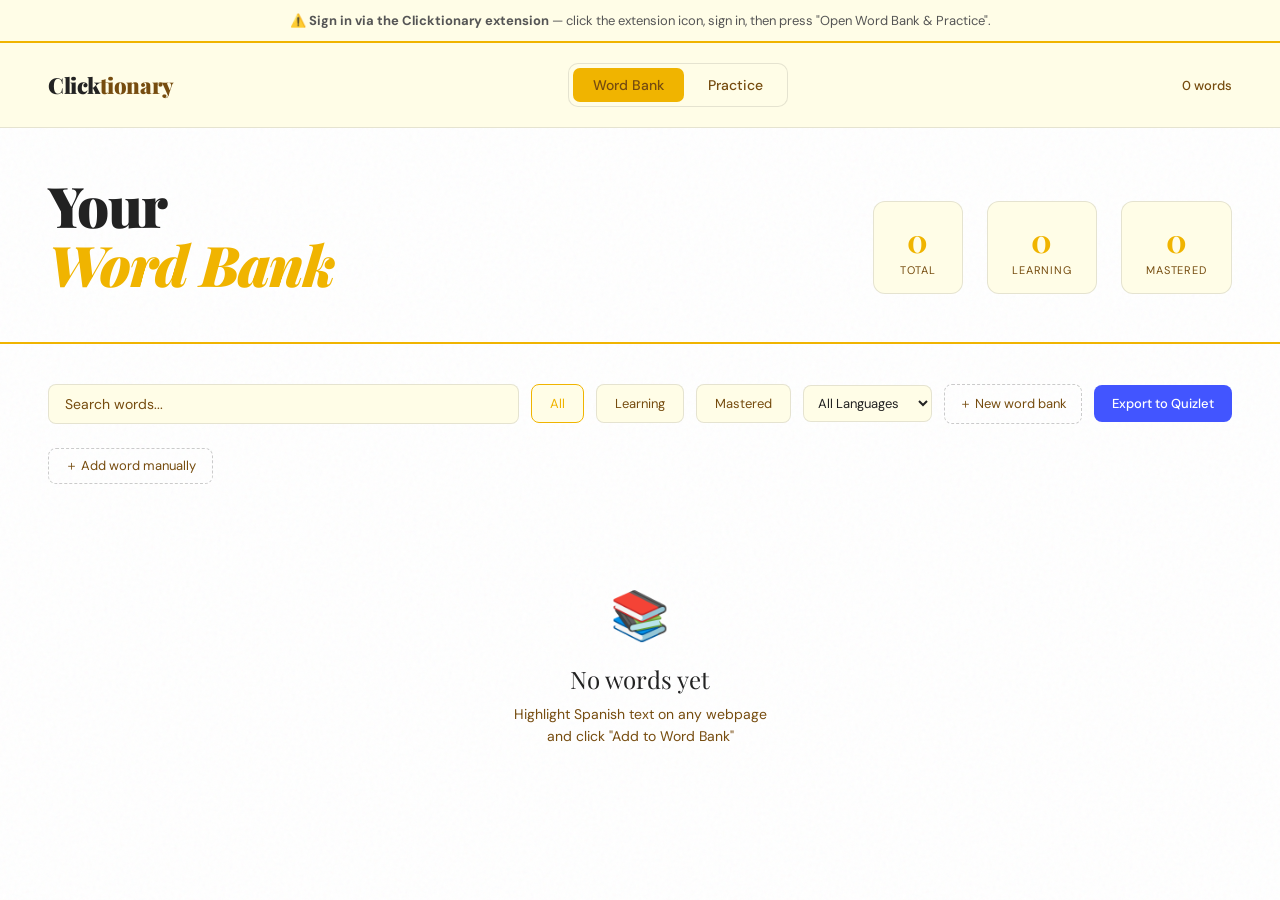
<file: index.html>
<!DOCTYPE html>
<html lang="en">
<head>
  <meta charset="UTF-8">
  <meta name="viewport" content="width=device-width, initial-scale=1.0">
  <title>Clicktionary — Word Bank</title>
  <link rel="icon" type="image/png" href="logo.png" />
  <link rel="preconnect" href="https://fonts.googleapis.com">
  <link href="https://fonts.googleapis.com/css2?family=Playfair+Display:ital,wght@0,400;0,700;0,900;1,400&family=DM+Sans:wght@300;400;500;600&display=swap" rel="stylesheet">
  <style>
    :root {
      --bg: #ffffff;
      --surface: #fffde7;
      --surface2: #fff9c4;
      --accent: #f0b400;
      --accent2: #ffe082;
      --text: #222222;
      --muted: #764c0f;
      --border: rgba(0,0,0,0.1);
      --green: #4caf50;
    }

    * { margin: 0; padding: 0; box-sizing: border-box; }

    body {
      background: #ffffff;
      color: #222222;
      font-family: 'DM Sans', sans-serif;
      min-height: 100vh;
    }

    /* ── Noise texture overlay ── */
    body::before {
      content: '';
      position: fixed;
      inset: 0;
      background-image: url("data:image/svg+xml,%3Csvg viewBox='0 0 256 256' xmlns='http://www.w3.org/2000/svg'%3E%3Cfilter id='noise'%3E%3CfeTurbulence type='fractalNoise' baseFrequency='0.9' numOctaves='4' stitchTiles='stitch'/%3E%3C/filter%3E%3Crect width='100%25' height='100%25' filter='url(%23noise)' opacity='0.04'/%3E%3C/svg%3E");
      pointer-events: none;
      z-index: 0;
    }

    /* ── Layout ── */
    .app { position: relative; z-index: 1; }

    /* ── Nav ── */
    nav {
      display: flex;
      align-items: center;
      justify-content: space-between;
      padding: 20px 48px;
      border-bottom: 1px solid rgba(0,0,0,0.1);
      background: #fffde7;
      backdrop-filter: blur(12px);
      position: sticky;
      top: 0;
      z-index: 100;
    }

    .nav-logo {
      font-family: 'Playfair Display', serif;
      font-size: 22px;
      font-weight: 900;
      color: #222222;
      letter-spacing: -0.02em;
    }

    .nav-logo span { color: #764c0f; }

    .nav-tabs {
      display: flex;
      gap: 4px;
      background: #fffde7;
      padding: 4px;
      border-radius: 10px;
      border: 1px solid rgba(0,0,0,0.1);
    }

    .nav-tab {
      padding: 8px 20px;
      border-radius: 7px;
      border: none;
      background: none;
      color: #764c0f;
      font-family: 'DM Sans', sans-serif;
      font-size: 14px;
      font-weight: 500;
      cursor: pointer;
      transition: all 0.2s;
    }

    .nav-tab.active {
      background: #f0b400;
      color: #764c0f;
    }

    .nav-tab:hover:not(.active) { color: #222222; }

    .nav-count {
      font-size: 13px;
      color: #764c0f;
      font-weight: 500;
    }

    /* ── Hero strip ── */
    .hero {
      padding: 48px 48px 48px;
      display: flex;
      align-items: flex-end;
      justify-content: space-between;
      gap: 24px;
    }

    .hero-title {
      font-family: 'Playfair Display', serif;
      font-size: clamp(36px, 5vw, 56px);
      font-weight: 900;
      line-height: 1.05;
      letter-spacing: -0.03em;
    }

    .hero-title em {
      color: #f0b400;
      font-style: italic;
    }

    .stats-row {
      display: flex;
      gap: 24px;
      flex-shrink: 0;
    }

    .stat-card {
      background: #fffde7;
      border: 1px solid rgba(0,0,0,0.1);
      border-radius: 12px;
      padding: 16px 24px;
      text-align: center;
      min-width: 90px;
    }

    .stat-card .num {
      font-family: 'Playfair Display', serif;
      font-size: 32px;
      font-weight: 700;
      color: #f0b400;
    }

    .stat-card .lbl {
      font-size: 11px;
      color: #764c0f;
      text-transform: uppercase;
      letter-spacing: 0.08em;
      margin-top: 2px;
    }

    /* ── Main content ── */
    main { padding: 40px 48px 64px; border-top: 2px solid #f0b400; }

    /* ── Views ── */
    .view { display: none; }
    .view.active { display: block; }

    /* ── Word Bank View ── */
    .toolbar {
      display: flex;
      gap: 12px;
      margin-bottom: 24px;
      align-items: center;
    }

    .search-box {
      flex: 1;
      background: #fffde7;
      border: 1px solid rgba(0,0,0,0.1);
      border-radius: 8px;
      padding: 10px 16px;
      color: #222222;
      font-family: 'DM Sans', sans-serif;
      font-size: 14px;
      outline: none;
      transition: border-color 0.2s;
    }

    .search-box:focus { border-color: #f0b400; }
    .search-box::placeholder { color: #764c0f; }

    .filter-btn {
      padding: 10px 18px;
      border-radius: 8px;
      border: 1px solid rgba(0,0,0,0.1);
      background: #fffde7;
      color: #764c0f;
      font-family: 'DM Sans', sans-serif;
      font-size: 13px;
      cursor: pointer;
      transition: all 0.15s;
    }

    .filter-btn.active { border-color: #f0b400; color: #f0b400; }
    .filter-btn:hover:not(.active) { color: #222222; }

    .export-btn {
      padding: 10px 18px;
      border-radius: 8px;
      border: none;
      background: #4255ff;
      color: #ffffff;
      font-family: 'DM Sans', sans-serif;
      font-size: 13px;
      font-weight: 500;
      cursor: pointer;
      transition: all 0.15s;
      margin-left: auto;
      white-space: nowrap;
    }
    .export-btn:hover { background: #3547e0; }
    .export-btn.copied { background: #16a34a; cursor: default; }
    .export-btn:disabled { opacity: 0.7; cursor: default; }

    .new-bank-btn {
      padding: 10px 14px;
      border-radius: 8px;
      border: 1px dashed rgba(0,0,0,0.2);
      background: transparent;
      color: #764c0f;
      font-family: 'DM Sans', sans-serif;
      font-size: 13px;
      cursor: pointer;
      transition: all 0.15s;
      white-space: nowrap;
    }
    .new-bank-btn:hover { border-color: #f0b400; background: #fffde7; }

    .new-bank-form {
      display: none;
      align-items: center;
      gap: 8px;
      margin-top: 10px;
      padding: 12px 16px;
      background: #fffde7;
      border: 1px solid #f0d9a0;
      border-radius: 10px;
    }
    .new-bank-form input {
      flex: 1;
      padding: 8px 12px;
      border-radius: 6px;
      border: 1px solid #f0d9a0;
      font-family: 'DM Sans', sans-serif;
      font-size: 13px;
      outline: none;
      background: #fff;
    }
    .new-bank-form input:focus { border-color: #f0b400; }
    .new-bank-form button {
      padding: 8px 16px;
      border-radius: 6px;
      border: none;
      background: #f0b400;
      color: #764c0f;
      font-family: 'DM Sans', sans-serif;
      font-size: 13px;
      font-weight: 600;
      cursor: pointer;
      white-space: nowrap;
    }
    .new-bank-form button:hover { background: #d4a000; }
    .new-bank-form .cancel-bank { background: transparent; color: #aaa; border: 1px solid #ddd; }
    .new-bank-form .cancel-bank:hover { background: #f5f5f5; }

    .word-grid {
      display: grid;
      grid-template-columns: repeat(auto-fill, minmax(260px, 1fr));
      gap: 16px;
    }

    .word-card {
      background: #fffde7;
      border: 1px solid rgba(0,0,0,0.1);
      border-radius: 14px;
      padding: 18px 20px;
      position: relative;
      transition: transform 0.15s, box-shadow 0.15s, border-color 0.15s;
      cursor: default;
    }

    .word-card:hover {
      transform: translateY(-2px);
      box-shadow: 0 8px 24px rgba(0,0,0,0.3);
      border-color: rgba(233,69,96,0.3);
    }

    .card-top {
      display: flex;
      justify-content: space-between;
      align-items: flex-start;
      margin-bottom: 8px;
    }

    .card-es {
      font-family: 'Playfair Display', serif;
      font-size: 20px;
      font-weight: 700;
      color: #222222;
      line-height: 1.2;
    }

    .card-delete {
      background: none;
      border: none;
      color: #764c0f;
      cursor: pointer;
      font-size: 14px;
      padding: 2px 4px;
      border-radius: 4px;
      opacity: 0;
      transition: opacity 0.15s, color 0.15s;
    }

    .card-edit {
      background: none;
      border: none;
      color: #764c0f;
      cursor: pointer;
      font-size: 12px;
      padding: 2px 4px;
      border-radius: 4px;
      opacity: 0;
      transition: opacity 0.15s, color 0.15s;
    }
    .word-card:hover .card-delete,
    .word-card:hover .card-edit { opacity: 1; }
    .card-delete:hover { color: #f0b400; }
    .card-edit:hover { color: #f0b400; }

    .card-edit-form {
      margin-top: 10px;
      display: flex;
      flex-direction: column;
      gap: 6px;
    }
    .card-edit-input {
      width: 100%;
      padding: 6px 10px;
      border: 1px solid rgba(0,0,0,0.15);
      border-radius: 6px;
      font-family: 'DM Sans', sans-serif;
      font-size: 13px;
      background: #fff;
      color: #222;
      outline: none;
    }
    .card-edit-input:focus { border-color: #f0b400; }
    .card-edit-actions { display: flex; gap: 6px; }
    .card-edit-save {
      flex: 1;
      background: #f0b400;
      color: #764c0f;
      border: none;
      border-radius: 6px;
      padding: 6px;
      font-family: 'DM Sans', sans-serif;
      font-size: 12px;
      font-weight: 600;
      cursor: pointer;
    }
    .card-edit-cancel {
      background: none;
      border: 1px solid rgba(0,0,0,0.15);
      border-radius: 6px;
      padding: 6px 10px;
      font-family: 'DM Sans', sans-serif;
      font-size: 12px;
      color: #764c0f;
      cursor: pointer;
    }

    .card-pos {
      font-size: 10px;
      text-transform: uppercase;
      letter-spacing: 0.08em;
      color: #f0b400;
      margin-bottom: 4px;
    }

    .card-en {
      font-size: 13px;
      color: #764c0f;
      line-height: 1.4;
    }

    .card-footer {
      display: flex;
      justify-content: space-between;
      align-items: center;
      margin-top: 14px;
      padding-top: 12px;
      border-top: 1px solid rgba(0,0,0,0.1);
    }

    .strength-dots {
      display: flex;
      gap: 4px;
    }

    .dot {
      width: 8px;
      height: 8px;
      border-radius: 50%;
      background: rgba(0,0,0,0.1);
      transition: background 0.2s;
    }

    .dot.filled { background: #4caf50; }
    .dot.partial { background: #ffe082; }

    .card-date {
      font-size: 10px;
      color: #764c0f;
    }

    /* ── Practice View ── */
    .practice-container {
      max-width: 640px;
      margin: 0 auto;
    }

    .practice-header {
      display: flex;
      justify-content: space-between;
      align-items: center;
      margin-bottom: 32px;
    }

    .practice-title {
      font-family: 'Playfair Display', serif;
      font-size: 24px;
      font-weight: 700;
    }

    .mode-selector {
      display: flex;
      gap: 4px;
      background: #fffde7;
      padding: 4px;
      border-radius: 8px;
      border: 1px solid rgba(0,0,0,0.1);
    }

    .mode-btn {
      padding: 6px 14px;
      border-radius: 5px;
      border: none;
      background: none;
      color: #764c0f;
      font-family: 'DM Sans', sans-serif;
      font-size: 12px;
      cursor: pointer;
      transition: all 0.15s;
    }

    .mode-btn.active { background: #fffde7; color: #764c0f; }

    /* Flashcard */
    .flashcard-scene {
      perspective: 1000px;
      margin-bottom: 24px;
    }

    .flashcard {
      width: 100%;
      min-height: 240px;
      position: relative;
      transform-style: preserve-3d;
      transition: transform 0.5s cubic-bezier(0.4, 0, 0.2, 1);
      cursor: pointer;
    }

    .flashcard.flipped { transform: rotateY(180deg); }

    .card-face {
      position: absolute;
      inset: 0;
      backface-visibility: hidden;
      background: #fffde7;
      border: 1px solid rgba(0,0,0,0.1);
      border-radius: 20px;
      display: flex;
      flex-direction: column;
      align-items: center;
      justify-content: center;
      padding: 32px;
      text-align: center;
      min-height: 240px;
    }

    .card-back { transform: rotateY(180deg); }

    .card-face .label {
      font-size: 10px;
      text-transform: uppercase;
      letter-spacing: 0.1em;
      color: #764c0f;
      margin-bottom: 16px;
    }

    .card-face .main-word {
      font-family: 'Playfair Display', serif;
      font-size: 40px;
      font-weight: 700;
      color: #222222;
      line-height: 1.1;
    }

    .card-face .hint {
      font-size: 12px;
      color: #764c0f;
      margin-top: 12px;
    }

    .card-back .main-word { color: #f0b400; }

    .card-controls {
      display: flex;
      justify-content: center;
      gap: 16px;
      margin-bottom: 32px;
    }

    .ctrl-btn {
      display: flex;
      flex-direction: column;
      align-items: center;
      gap: 6px;
      padding: 14px 28px;
      border-radius: 12px;
      border: 1px solid rgba(0,0,0,0.1);
      background: #fffde7;
      color: #222222;
      font-family: 'DM Sans', sans-serif;
      font-size: 13px;
      font-weight: 500;
      cursor: pointer;
      transition: all 0.15s;
    }

    .ctrl-btn .icon { font-size: 22px; }
    .ctrl-btn.wrong:hover { border-color: #f0b400; background: rgba(233,69,96,0.1); }
    .ctrl-btn.hard:hover { border-color: #ffe082; background: rgba(245,166,35,0.1); }
    .ctrl-btn.correct:hover { border-color: #4caf50; background: rgba(78,203,113,0.1); }

    .progress-bar-wrap {
      background: #fffde7;
      border-radius: 99px;
      height: 6px;
      overflow: hidden;
      margin-bottom: 12px;
    }

    .progress-bar-fill {
      height: 100%;
      background: linear-gradient(90deg, #f0b400, #f5c800);
      border-radius: 99px;
      transition: width 0.4s ease;
    }

    .progress-label {
      text-align: center;
      font-size: 12px;
      color: #764c0f;
      margin-bottom: 32px;
    }

    /* Multiple choice */
    .mc-question {
      font-family: 'Playfair Display', serif;
      font-size: 36px;
      font-weight: 700;
      text-align: center;
      margin-bottom: 32px;
      padding: 32px;
      background: #fffde7;
      border-radius: 20px;
      border: 1px solid rgba(0,0,0,0.1);
    }

    .mc-options {
      display: grid;
      grid-template-columns: 1fr 1fr;
      gap: 12px;
      margin-bottom: 24px;
    }

    .mc-opt {
      padding: 16px 20px;
      border-radius: 12px;
      border: 1px solid rgba(0,0,0,0.1);
      background: #fffde7;
      color: #222222;
      font-family: 'DM Sans', sans-serif;
      font-size: 14px;
      cursor: pointer;
      text-align: left;
      transition: all 0.15s;
      line-height: 1.3;
    }

    .mc-opt:hover:not(:disabled) { border-color: #f0b400; }
    .mc-opt.correct { border-color: #4caf50 !important; background: rgba(78,203,113,0.12) !important; color: #4caf50; }
    .mc-opt.wrong { border-color: #f0b400 !important; background: rgba(233,69,96,0.12) !important; color: #f0b400; }

    /* Empty states */
    .empty {
      text-align: center;
      padding: 80px 24px;
      color: #764c0f;
    }

    .empty-icon { font-size: 48px; margin-bottom: 16px; }
    .empty-title { font-family: 'Playfair Display', serif; font-size: 24px; color: #222222; margin-bottom: 8px; }
    .empty-sub { font-size: 14px; line-height: 1.6; }

    /* ── Add Word ── */
    .add-word-bar {
      margin-bottom: 20px;
    }

    .add-word-toggle-btn {
      background: none;
      border: 1px dashed rgba(0,0,0,0.2);
      border-radius: 8px;
      padding: 8px 16px;
      font-family: 'DM Sans', sans-serif;
      font-size: 13px;
      color: #764c0f;
      cursor: pointer;
      transition: all 0.15s;
    }
    .add-word-toggle-btn:hover { border-color: #764c0f; background: #fffde7; }

    .add-word-form-wrap {
      margin-top: 12px;
      background: #fffde7;
      border: 1px solid rgba(0,0,0,0.1);
      border-radius: 12px;
      padding: 16px;
      display: flex;
      gap: 12px;
      align-items: flex-end;
      flex-wrap: wrap;
    }

    .add-word-field {
      display: flex;
      flex-direction: column;
      gap: 4px;
      flex: 1;
      min-width: 160px;
    }

    .add-word-field label {
      font-size: 10px;
      text-transform: uppercase;
      letter-spacing: 0.08em;
      color: #764c0f;
      font-family: 'DM Sans', sans-serif;
    }

    .add-word-input {
      background: #ffffff;
      border: 1px solid rgba(0,0,0,0.1);
      border-radius: 8px;
      padding: 9px 12px;
      color: #222222;
      font-family: 'DM Sans', sans-serif;
      font-size: 14px;
      outline: none;
      transition: border-color 0.15s;
      width: 100%;
    }
    .add-word-input:focus { border-color: #f0b400; }
    .add-word-input::placeholder { color: #764c0f; opacity: 0.5; }

    .add-word-actions {
      display: flex;
      gap: 8px;
      align-items: center;
      flex-wrap: wrap;
    }

    .add-word-save-btn {
      background: #f0b400;
      color: #764c0f;
      border: none;
      border-radius: 8px;
      padding: 9px 20px;
      font-family: 'DM Sans', sans-serif;
      font-size: 13px;
      font-weight: 600;
      cursor: pointer;
      transition: background 0.15s;
      white-space: nowrap;
    }
    .add-word-save-btn:hover { background: #d4a000; }

    .add-word-msg {
      font-size: 12px;
      font-family: 'DM Sans', sans-serif;
      margin-top: 8px;
    }
    .add-word-msg.success { color: #4caf50; }
    .add-word-msg.error { color: #e53935; }

    /* ── Responsive ── */
    @media (max-width: 700px) {
      nav { padding: 16px 20px; }
      .hero { padding: 24px 20px 20px; flex-direction: column; align-items: flex-start; }
      main { padding: 0 20px 48px; }
      .stats-row { width: 100%; justify-content: space-between; }
    }
  </style>
</head>
<body>
<div class="app">
  <div id="directVisitBanner" style="display:none; background:#fffde7; border-bottom:2px solid #f0b400; padding:12px 48px; font-family:'DM Sans',sans-serif; font-size:13px; color:#555; text-align:center;">
    ⚠️ <strong>Sign in via the Clicktionary extension</strong> — click the extension icon, sign in, then press "Open Word Bank & Practice".
  </div>
  <nav>
    <div class="nav-logo">Click<span>tionary</span></div>
    <div class="nav-tabs">
      <button class="nav-tab active" data-view="bank">Word Bank</button>
      <button class="nav-tab" data-view="practice">Practice</button>
    </div>
    <div class="nav-count" id="navCount">0 words</div>
  </nav>

  <div class="hero">
    <div class="hero-title">Your<br><em>Word Bank</em></div>
    <div class="stats-row">
      <div class="stat-card">
        <div class="num" id="statTotal">0</div>
        <div class="lbl">Total</div>
      </div>
      <div class="stat-card">
        <div class="num" id="statLearning">0</div>
        <div class="lbl">Learning</div>
      </div>
      <div class="stat-card">
        <div class="num" id="statMastered">0</div>
        <div class="lbl">Mastered</div>
      </div>
    </div>
  </div>

  <main>
    <!-- Word Bank View -->
    <div class="view active" id="view-bank">
      <div class="toolbar">
        <input class="search-box" id="searchBox" placeholder="Search words..." />
        <button class="filter-btn active" data-filter="all">All</button>
        <button class="filter-btn" data-filter="learning">Learning</button>
        <button class="filter-btn" data-filter="mastered">Mastered</button>
        <select id="langFilter" style="padding:8px 10px;border-radius:8px;border:1px solid rgba(0,0,0,0.1);background:#fffde7;font-family:'DM Sans',sans-serif;font-size:13px;color:#222;cursor:pointer;outline:none">
          <option value="all">All Languages</option>
          <option value="es">🇪🇸 Spanish</option>
          <option value="fr">🇫🇷 French</option>
          <option value="de">🇩🇪 German</option>
          <option value="it">🇮🇹 Italian</option>
          <option value="pt">🇵🇹 Portuguese</option>
          <option value="ru">🇷🇺 Russian</option>
          <option value="zh">🇨🇳 Chinese</option>
          <option value="ja">🇯🇵 Japanese</option>
          <option value="ko">🇰🇷 Korean</option>
          <option value="ar">🇸🇦 Arabic</option>
        </select>
        <button class="new-bank-btn" id="newBankBtn">＋ New word bank</button>
        <button class="export-btn" id="exportQuizletBtn" title="Export visible words to Quizlet">Export to Quizlet</button>
      </div>
      <div class="new-bank-form" id="newBankForm">
        <input id="newBankInput" placeholder='Name, e.g. "Travel Italian"' />
        <button id="newBankSave">Create</button>
        <button class="cancel-bank" id="newBankCancel">Cancel</button>
      </div>
      <div class="add-word-bar">
        <button class="add-word-toggle-btn" id="addWordToggle">＋ Add word manually</button>
        <div id="addWordFormWrap" style="display:none">
          <div class="add-word-form-wrap">
            <div class="add-word-field">
              <label>Word / phrase</label>
              <input class="add-word-input" id="addTargetInput" placeholder="e.g. vainilla" />
            </div>
            <div class="add-word-field">
              <label>English</label>
              <input class="add-word-input" id="addEnglishInput" placeholder="e.g. vanilla" />
            </div>
            <div class="add-word-actions">
              <button class="add-word-save-btn" id="addWordSaveBtn">Add to Word Bank</button>
            </div>
          </div>
          <div class="add-word-msg" id="addWordMsg"></div>
        </div>
      </div>
      <div class="word-grid" id="wordGrid"></div>
    </div>

    <!-- Practice View -->
    <div class="view" id="view-practice">
      <div class="practice-container">
        <div class="practice-header">
          <div class="practice-title">Practice</div>
          <div class="mode-selector">
            <button class="mode-btn active" data-mode="flashcard">Flashcards</button>
            <button class="mode-btn" data-mode="mc">Multiple Choice</button>
          </div>
        </div>
        <div id="practiceArea"></div>
      </div>
    </div>
  </main>
</div>

<script>
// ── Data Layer ───────────────────────────────────────────────────────────────
// Reads auth token from URL hash, fetches words from Supabase

const SUPABASE_URL = 'https://incvqtbkfntzdvbingqv.supabase.co';

const LANGUAGES = {
  es: { name: 'Spanish',    flag: '🇪🇸' },
  fr: { name: 'French',     flag: '🇫🇷' },
  de: { name: 'German',     flag: '🇩🇪' },
  it: { name: 'Italian',    flag: '🇮🇹' },
  pt: { name: 'Portuguese', flag: '🇵🇹' },
  ru: { name: 'Russian',    flag: '🇷🇺' },
  zh: { name: 'Chinese',    flag: '🇨🇳' },
  ja: { name: 'Japanese',   flag: '🇯🇵' },
  ko: { name: 'Korean',     flag: '🇰🇷' },
  ar: { name: 'Arabic',     flag: '🇸🇦' },
};
const SUPABASE_ANON_KEY = 'eyJhbGciOiJIUzI1NiIsInR5cCI6IkpXVCJ9.eyJpc3MiOiJzdXBhYmFzZSIsInJlZiI6ImluY3ZxdGJrZm50emR2YmluZ3F2Iiwicm9sZSI6ImFub24iLCJpYXQiOjE3NzQzMTc3NzAsImV4cCI6MjA4OTg5Mzc3MH0.QCIoHwvt41QcLJ3ilSezTntNGzXyFFpHQf-7kz6mKzU';

let authToken = null;
let authUserId = null;
let customLanguages = [];

function getUserIdFromToken(token) {
  try {
    const payload = JSON.parse(atob(token.split('.')[1]));
    return payload.sub || null;
  } catch (_) { return null; }
}

function getTokenFromHash() {
  try {
    const hash = window.location.hash;
    const tokenMatch = hash.match(/token=([^&]+)/);
    if (tokenMatch) return decodeURIComponent(tokenMatch[1]);
  } catch (e) {}
  return null;
}

function supabaseHeaders() {
  return {
    'Content-Type': 'application/json',
    'apikey': SUPABASE_ANON_KEY,
    'Authorization': `Bearer ${authToken}`
  };
}

const Store = {
  async getWords() {
    if (!authToken) return [];
    try {
      const res = await fetch(`${SUPABASE_URL}/rest/v1/words?select=*&order=added_at.desc`, {
        headers: supabaseHeaders()
      });
      if (!res.ok) return [];
      const data = await res.json();
      return data.map(row => ({
        id: row.id,
        spanish: row.spanish,
        english: row.english,
        pos: row.pos,
        strength: row.strength,
        addedAt: row.added_at
      }));
    } catch (e) {
      console.error('Clicktionary: failed to fetch words', e);
      return [];
    }
  },
  async deleteWord(id) {
    if (!authToken) return;
    await fetch(`${SUPABASE_URL}/rest/v1/words?id=eq.${id}`, {
      method: 'DELETE',
      headers: supabaseHeaders()
    });
    allWords = allWords.filter(w => w.id !== id);
  },
  async updateWord(id, updates) {
    if (!authToken) return;
    const body = {};
    if (updates.strength !== undefined) body.strength = updates.strength;
    await fetch(`${SUPABASE_URL}/rest/v1/words?id=eq.${id}`, {
      method: 'PATCH',
      headers: supabaseHeaders(),
      body: JSON.stringify(body)
    });
    const i = allWords.findIndex(w => w.id === id);
    if (i > -1) allWords[i] = { ...allWords[i], ...updates };
  }
};

// ── State ────────────────────────────────────────────────────────────────────
let allWords = [];
let currentFilter = 'all';
let currentLangFilter = 'all';
let searchQuery = '';
let practiceMode = 'flashcard';
let practiceQueue = [];
let practiceIndex = 0;
let isFlipped = false;

// ── Strength Decay ────────────────────────────────────────────────────────────
let reviewTimes = {};

function loadReviewTimes() {
  try { reviewTimes = JSON.parse(localStorage.getItem('ct_review_times') || '{}'); } catch (_) {}
}

function saveReviewTime(id) {
  reviewTimes[String(id)] = Date.now();
  try { localStorage.setItem('ct_review_times', JSON.stringify(reviewTimes)); } catch (_) {}
}

function effectiveStrength(word) {
  const last = reviewTimes[String(word.id)];
  const strength = word.strength || 0;
  if (!last) return strength;
  const daysSince = (Date.now() - last) / 86400000;
  return Math.max(0, strength - Math.floor(daysSince / 7));
}

async function init() {
  // 1. Try URL hash (passed by popup's "Open Word Bank" button)
  authToken = getTokenFromHash();
  if (authToken) {
    authUserId = getUserIdFromToken(authToken);
    history.replaceState(null, '', window.location.pathname);
  }

  // 2. If no URL token, ask the bridge content script for the stored session
  if (!authToken) {
    authToken = await new Promise((resolve) => {
      const timeout = setTimeout(() => resolve(null), 400);
      window.addEventListener('message', function handler(e) {
        const t = e.data?.type;
        if (t === 'CLICKTIONARY_BRIDGE_READY' || t === 'CLICKTIONARY_SESSION_RESPONSE') {
          clearTimeout(timeout);
          window.removeEventListener('message', handler);
          resolve(e.data?.session?.access_token || null);
        }
      });
      window.postMessage({ type: 'CLICKTIONARY_GET_SESSION' }, '*');
    });
    if (authToken) authUserId = getUserIdFromToken(authToken);
  }

  if (!authToken) {
    document.getElementById('directVisitBanner').style.display = 'block';
    renderStats();
    renderWordGrid();
    return;
  }

  loadReviewTimes();
  [allWords, customLanguages] = await Promise.all([Store.getWords(), loadCustomLanguages()]);
  populateLangFilter();
  renderStats();
  renderWordGrid();
}

function loadCustomLanguages() {
  return new Promise((resolve) => {
    const timeout = setTimeout(() => resolve([]), 400);
    window.addEventListener('message', function handler(e) {
      if (e.data?.type === 'CLICKTIONARY_CUSTOM_LANGUAGES_RESPONSE') {
        clearTimeout(timeout);
        window.removeEventListener('message', handler);
        resolve(e.data.customLanguages || []);
      }
    });
    window.postMessage({ type: 'CLICKTIONARY_GET_CUSTOM_LANGUAGES' }, '*');
  });
}

function populateLangFilter() {
  const select = document.getElementById('langFilter');
  // Remove any previously added custom options
  [...select.options].forEach(o => { if (o.dataset.custom) o.remove(); });
  if (customLanguages.length > 0) {
    const divider = document.createElement('option');
    divider.disabled = true;
    divider.textContent = '── Custom word banks ──';
    divider.dataset.custom = '1';
    select.appendChild(divider);
    customLanguages.forEach(l => {
      const opt = document.createElement('option');
      opt.value = l.code;
      opt.textContent = `${l.flag} ${l.name}`;
      opt.dataset.custom = '1';
      select.appendChild(opt);
    });
  }
}

// ── Stats ────────────────────────────────────────────────────────────────────
function renderStats() {
  const total = allWords.length;
  const mastered = allWords.filter(w => w.strength >= 4).length;
  const learning = total - mastered;
  document.getElementById('statTotal').textContent = total;
  document.getElementById('statLearning').textContent = learning;
  document.getElementById('statMastered').textContent = mastered;
  document.getElementById('navCount').textContent = `${total} word${total !== 1 ? 's' : ''}`;
}

// ── Word Bank ────────────────────────────────────────────────────────────────
function filteredWords() {
  let words = allWords;
  if (currentFilter === 'learning') words = words.filter(w => w.strength < 4);
  if (currentFilter === 'mastered') words = words.filter(w => w.strength >= 4);
  if (currentLangFilter !== 'all') words = words.filter(w => (w.language || 'es') === currentLangFilter);
  if (searchQuery) {
    const q = searchQuery.toLowerCase();
    words = words.filter(w => w.spanish.toLowerCase().includes(q) || (w.english || '').toLowerCase().includes(q));
  }
  return words;
}

function renderWordGrid() {
  const grid = document.getElementById('wordGrid');
  const words = filteredWords();
  if (words.length === 0) {
    grid.innerHTML = `<div class="empty" style="grid-column:1/-1">
      <div class="empty-icon">📚</div>
      <div class="empty-title">No words yet</div>
      <div class="empty-sub">Highlight Spanish text on any webpage<br>and click "Add to Word Bank"</div>
    </div>`;
    return;
  }

  grid.innerHTML = words.map(w => {
    const date = new Date(w.addedAt).toLocaleDateString('en-US', { month: 'short', day: 'numeric' });
    const strength = w.strength || 0;
    const effStr = effectiveStrength(w);
    const isDue = effStr < strength;
    const dots = Array.from({ length: 5 }, (_, i) =>
      `<div class="dot ${i < effStr ? (effStr >= 4 ? 'filled' : 'partial') : ''}"></div>`
    ).join('');
    return `
      <div class="word-card" data-id="${w.id}">
        <div class="card-top">
          <div style="display:flex;align-items:center;gap:6px;flex:1;min-width:0">
            <div class="card-es">${w.spanish}</div>
            ${isDue ? `<div style="font-size:9px;color:#f0b400;background:rgba(240,180,0,0.12);border:1px solid rgba(240,180,0,0.35);border-radius:4px;padding:2px 6px;white-space:nowrap;flex-shrink:0">Due</div>` : ''}
          </div>
          <div style="display:flex;gap:2px">
            <button class="card-edit" data-id="${w.id}" title="Edit">✎</button>
            <button class="card-delete" data-id="${w.id}" title="Remove">✕</button>
          </div>
        </div>
        <div style="display:flex;align-items:center;gap:6px;margin-bottom:4px">
          ${w.pos ? `<div class="card-pos">${w.pos}</div>` : ''}
          ${w.language ? (() => { const l = LANGUAGES[w.language] || customLanguages.find(c => c.code === w.language); return l ? `<div style="font-size:10px;color:#764c0f;font-family:Arial,sans-serif">${l.flag} ${l.name}</div>` : ''; })() : ''}
        </div>
        <div class="card-en">${w.english || '—'}</div>
        <div class="card-edit-form" style="display:none" data-id="${w.id}">
          <input class="card-edit-input" data-field="spanish" value="${w.spanish}" placeholder="Word" />
          <input class="card-edit-input" data-field="english" value="${w.english || ''}" placeholder="Translation" />
          <div class="card-edit-actions">
            <button class="card-edit-save" data-id="${w.id}">Save</button>
            <button class="card-edit-cancel">Cancel</button>
          </div>
        </div>
        <div class="card-footer">
          <div class="strength-dots">${dots}</div>
          <div class="card-date">${date}</div>
        </div>
      </div>`;
  }).join('');

  grid.querySelectorAll('.card-delete').forEach(btn => {
    btn.addEventListener('click', async (e) => {
      e.stopPropagation();
      if (!confirm(`Remove "${btn.closest('.word-card').querySelector('.card-es').textContent}"?`)) return;
      const id = Number(btn.dataset.id);
      await Store.deleteWord(id);
      allWords = allWords.filter(w => w.id !== id);
      renderStats();
      renderWordGrid();
    });
  });

  grid.querySelectorAll('.card-edit').forEach(btn => {
    btn.addEventListener('click', (e) => {
      e.stopPropagation();
      const card = btn.closest('.word-card');
      const form = card.querySelector('.card-edit-form');
      form.style.display = form.style.display === 'none' ? 'flex' : 'none';
    });
  });

  grid.querySelectorAll('.card-edit-cancel').forEach(btn => {
    btn.addEventListener('click', (e) => {
      e.stopPropagation();
      btn.closest('.card-edit-form').style.display = 'none';
    });
  });

  grid.querySelectorAll('.card-edit-save').forEach(btn => {
    btn.addEventListener('click', async (e) => {
      e.stopPropagation();
      const id = Number(btn.dataset.id);
      const form = btn.closest('.card-edit-form');
      const spanish = form.querySelector('[data-field="spanish"]').value.trim().toLowerCase();
      const english = form.querySelector('[data-field="english"]').value.trim();
      if (!spanish) return;
      await fetch(`${SUPABASE_URL}/rest/v1/words?id=eq.${id}`, {
        method: 'PATCH',
        headers: { ...supabaseHeaders() },
        body: JSON.stringify({ spanish, english })
      });
      const i = allWords.findIndex(w => w.id === id);
      if (i > -1) allWords[i] = { ...allWords[i], spanish, english };
      renderStats();
      renderWordGrid();
    });
  });
}

// ── Practice ─────────────────────────────────────────────────────────────────
function practiceWords() {
  let words = allWords;
  if (currentLangFilter !== 'all') words = words.filter(w => (w.language || 'es') === currentLangFilter);
  return words;
}

function startPractice() {
  practiceQueue = [...practiceWords()].sort((a, b) => {
    const diff = effectiveStrength(a) - effectiveStrength(b);
    return diff !== 0 ? diff : Math.random() - 0.5;
  });
  practiceIndex = 0;
  isFlipped = false;
  renderPractice();
}

function renderPractice() {
  const area = document.getElementById('practiceArea');
  if (practiceQueue.length < 2) {
    area.innerHTML = `<div class="empty">
      <div class="empty-icon">🎯</div>
      <div class="empty-title">Not enough words</div>
      <div class="empty-sub">Add at least 4 words to your word bank<br>to start practicing</div>
    </div>`;
    return;
  }

  if (practiceIndex >= practiceQueue.length) {
    area.innerHTML = `<div class="empty">
      <div class="empty-icon">🎉</div>
      <div class="empty-title">Round complete!</div>
      <div class="empty-sub">You reviewed all ${practiceQueue.length} words.</div>
      <button onclick="startPractice()" style="margin-top:20px;padding:12px 32px;background:#f0b400;color:#764c0f;border:none;border-radius:10px;font-family:'DM Sans',sans-serif;font-size:14px;font-weight:600;cursor:pointer;transition:background .15s" onmouseover="this.style.background='#d4a000'" onmouseout="this.style.background='#f0b400'">Practice Again</button>
    </div>`;
    return;
  }

  const pct = Math.round((practiceIndex / practiceQueue.length) * 100);

  if (practiceMode === 'flashcard') renderFlashcard(area, pct);
  else renderMultipleChoice(area, pct);
}

function renderFlashcard(area, pct) {
  const word = practiceQueue[practiceIndex];
  area.innerHTML = `
    <div class="progress-bar-wrap"><div class="progress-bar-fill" style="width:${pct}%"></div></div>
    <div class="progress-label">${practiceIndex} / ${practiceQueue.length}</div>
    <div class="flashcard-scene">
      <div class="flashcard" id="theCard">
        <div class="card-face card-front">
          <div class="label">${(() => { const l = LANGUAGES[word.language] || customLanguages.find(c => c.code === word.language); return l ? `${l.flag} ${l.name}` : 'Word'; })()}</div>
          <div class="main-word">${word.spanish}</div>
          <div class="hint">Click to reveal</div>
        </div>
        <div class="card-face card-back">
          <div class="label">English</div>
          <div class="main-word">${word.english || '?'}</div>
          ${word.pos ? `<div class="hint">${word.pos}</div>` : ''}
        </div>
      </div>
    </div>
    <div class="card-controls" id="cardControls" style="display:none">
      <button class="ctrl-btn wrong" data-result="0"><span class="icon">😕</span>Missed</button>
      <button class="ctrl-btn hard" data-result="1"><span class="icon">🤔</span>Hard</button>
      <button class="ctrl-btn correct" data-result="2"><span class="icon">✓</span>Got it!</button>
    </div>
  `;

  document.getElementById('theCard').addEventListener('click', () => {
    document.getElementById('theCard').classList.toggle('flipped');
    document.getElementById('cardControls').style.display = 'flex';
  });

  document.querySelectorAll('.ctrl-btn').forEach(btn => {
    btn.addEventListener('click', async () => {
      const result = Number(btn.dataset.result);
      const newStrength = Math.max(0, Math.min(5, (word.strength || 0) + result - 0.5));
      const rounded = Math.round(newStrength);
      await Store.updateWord(word.id, { strength: rounded });
      saveReviewTime(word.id);
      const wi = allWords.findIndex(w => w.id === word.id);
      if (wi > -1) allWords[wi] = { ...allWords[wi], strength: rounded };
      practiceIndex++;
      renderPractice();
    });
  });
}

function renderMultipleChoice(area, pct) {
  const word = practiceQueue[practiceIndex];
  // Pick 3 random wrong answers
  const others = practiceWords().filter(w => w.id !== word.id && w.english).sort(() => Math.random() - 0.5).slice(0, 3);
  if (others.length < 3) { renderFlashcard(area, pct); return; }

  const options = [...others.map(w => ({ text: w.english, correct: false })), { text: word.english, correct: true }]
    .sort(() => Math.random() - 0.5);

  area.innerHTML = `
    <div class="progress-bar-wrap"><div class="progress-bar-fill" style="width:${pct}%"></div></div>
    <div class="progress-label">${practiceIndex} / ${practiceQueue.length}</div>
    <div class="mc-question">${word.spanish}</div>
    <div class="mc-options">
      ${options.map((o, i) => `<button class="mc-opt" data-correct="${o.correct}" data-idx="${i}">${o.text}</button>`).join('')}
    </div>
  `;

  document.querySelectorAll('.mc-opt').forEach(btn => {
    btn.addEventListener('click', async () => {
      const correct = btn.dataset.correct === 'true';
      document.querySelectorAll('.mc-opt').forEach(b => {
        b.disabled = true;
        if (b.dataset.correct === 'true') b.classList.add('correct');
        else if (b === btn && !correct) b.classList.add('wrong');
      });
      const delta = correct ? 1 : -1;
      const newStrength = Math.max(0, Math.min(5, (word.strength || 0) + delta));
      await Store.updateWord(word.id, { strength: newStrength });
      saveReviewTime(word.id);
      const wi = allWords.findIndex(w => w.id === word.id);
      if (wi > -1) allWords[wi] = { ...allWords[wi], strength: newStrength };
      setTimeout(() => { practiceIndex++; renderPractice(); }, 900);
    });
  });
}

// ── Navigation ───────────────────────────────────────────────────────────────
document.querySelectorAll('.nav-tab').forEach(tab => {
  tab.addEventListener('click', () => {
    document.querySelectorAll('.nav-tab').forEach(t => t.classList.remove('active'));
    tab.classList.add('active');
    document.querySelectorAll('.view').forEach(v => v.classList.remove('active'));
    document.getElementById(`view-${tab.dataset.view}`).classList.add('active');
    if (tab.dataset.view === 'practice') startPractice();
  });
});

document.querySelectorAll('.filter-btn').forEach(btn => {
  btn.addEventListener('click', () => {
    document.querySelectorAll('.filter-btn').forEach(b => b.classList.remove('active'));
    btn.classList.add('active');
    currentFilter = btn.dataset.filter;
    renderWordGrid();
  });
});

document.getElementById('searchBox').addEventListener('input', e => {
  searchQuery = e.target.value;
  renderWordGrid();
});

document.getElementById('langFilter').addEventListener('change', e => {
  currentLangFilter = e.target.value;
  renderWordGrid();
});

document.querySelectorAll('.mode-btn').forEach(btn => {
  btn.addEventListener('click', () => {
    document.querySelectorAll('.mode-btn').forEach(b => b.classList.remove('active'));
    btn.classList.add('active');
    practiceMode = btn.dataset.mode;
    startPractice();
  });
});

// ── New Word Bank ─────────────────────────────────────────────────────────────
document.getElementById('newBankBtn').addEventListener('click', () => {
  const form = document.getElementById('newBankForm');
  form.style.display = 'flex';
  document.getElementById('newBankInput').focus();
});

document.getElementById('newBankCancel').addEventListener('click', () => {
  document.getElementById('newBankForm').style.display = 'none';
  document.getElementById('newBankInput').value = '';
});

document.getElementById('newBankInput').addEventListener('keydown', e => {
  if (e.key === 'Enter') document.getElementById('newBankSave').click();
  if (e.key === 'Escape') document.getElementById('newBankCancel').click();
});

document.getElementById('newBankSave').addEventListener('click', () => {
  const name = document.getElementById('newBankInput').value.trim();
  if (!name) return;
  const btn = document.getElementById('newBankSave');
  btn.disabled = true;
  btn.textContent = 'Creating…';

  window.addEventListener('message', function handler(e) {
    if (e.data?.type !== 'CLICKTIONARY_ADD_CUSTOM_LANGUAGE_RESPONSE') return;
    window.removeEventListener('message', handler);
    const lang = e.data.customLanguage;
    customLanguages.push(lang);
    populateLangFilter();
    document.getElementById('langFilter').value = lang.code;
    currentLangFilter = lang.code;
    renderWordGrid();
    document.getElementById('newBankForm').style.display = 'none';
    document.getElementById('newBankInput').value = '';
    btn.disabled = false;
    btn.textContent = 'Create';
  });

  window.postMessage({ type: 'CLICKTIONARY_ADD_CUSTOM_LANGUAGE', payload: { name } }, '*');
});

// ── Add Word Manually ─────────────────────────────────────────────────────────
document.getElementById('addWordToggle').addEventListener('click', () => {
  const wrap = document.getElementById('addWordFormWrap');
  const open = wrap.style.display === 'none';
  wrap.style.display = open ? 'block' : 'none';
  document.getElementById('addWordToggle').textContent = open ? '✕ Cancel' : '＋ Add word manually';
  if (open) document.getElementById('addTargetInput').focus();
});

async function translateText(text, from, to) {
  const encoded = encodeURIComponent(text.trim());
  const instances = ['https://lingva.ml', 'https://translate.plausibility.cloud'];
  const result = await Promise.any(
    instances.map(base =>
      fetch(`${base}/api/v1/${from}/${to}/${encoded}`, { signal: AbortSignal.timeout(2000) })
        .then(r => r.ok ? r.json() : Promise.reject())
        .then(d => {
          if (!d?.translation || d.translation.toLowerCase() === text.toLowerCase()) return Promise.reject();
          return d.translation;
        })
    )
  ).catch(() => null);
  if (result) return result;
  // MyMemory fallback
  try {
    const r = await fetch(`https://api.mymemory.translated.net/get?q=${encoded}&langpair=${from}|${to}`, { signal: AbortSignal.timeout(2000) });
    const d = await r.json();
    const t = d?.responseData?.translatedText;
    if (t && t.toLowerCase() !== text.trim().toLowerCase()) return t;
  } catch (_) {}
  return null;
}

document.getElementById('addWordSaveBtn').addEventListener('click', async () => {
  const targetInput = document.getElementById('addTargetInput');
  const englishInput = document.getElementById('addEnglishInput');
  const msg = document.getElementById('addWordMsg');
  const target = targetInput.value.trim();
  const english = englishInput.value.trim();

  if (!target && !english) { msg.className = 'add-word-msg error'; msg.textContent = 'Enter a word or translation.'; return; }

  const btn = document.getElementById('addWordSaveBtn');
  btn.disabled = true;
  btn.textContent = 'Saving…';
  msg.textContent = '';

  let finalTarget = target;
  let finalEnglish = english;

  // Auto-translate missing field using the currently selected language
  // Custom word banks (custom_*) have no translation API support — skip auto-translate
  const langCode = document.getElementById('langFilter').value === 'all' ? 'es' : document.getElementById('langFilter').value;
  const isCustomLang = langCode.startsWith('custom_');
  if (!isCustomLang) {
    if (finalTarget && !finalEnglish) {
      finalEnglish = await translateText(finalTarget, langCode, 'en') || '';
    } else if (!finalTarget && finalEnglish) {
      finalTarget = await translateText(finalEnglish, 'en', langCode) || finalEnglish;
    }
  }

  if (!authToken) { msg.className = 'add-word-msg error'; msg.textContent = 'Sign in via the extension first.'; btn.disabled = false; btn.textContent = 'Add to Word Bank'; return; }

  try {
    const res = await fetch(`${SUPABASE_URL}/rest/v1/words`, {
      method: 'POST',
      headers: { ...supabaseHeaders(), 'Prefer': 'return=minimal' },
      body: JSON.stringify({ user_id: authUserId, spanish: finalTarget.toLowerCase(), english: finalEnglish, pos: '', strength: 0, language: langCode, added_at: new Date().toISOString() })
    });
    if (res.ok || res.status === 201) {
      msg.className = 'add-word-msg success'; msg.textContent = '✓ Saved!';
      targetInput.value = ''; englishInput.value = '';
      allWords = await Store.getWords();
      renderStats(); renderWordGrid();
      setTimeout(() => { msg.textContent = ''; }, 2000);
    } else {
      msg.className = 'add-word-msg error'; msg.textContent = 'Failed to save. Try again.';
    }
  } catch (e) {
    msg.className = 'add-word-msg error'; msg.textContent = 'Network error.';
  }
  btn.disabled = false; btn.textContent = 'Add to Word Bank';
});

// ── Export to Quizlet ─────────────────────────────────────────────────────────
document.getElementById('exportQuizletBtn').addEventListener('click', async () => {
  const words = filteredWords();
  if (!words.length) return;

  // Quizlet import format: term[tab]definition, one pair per line
  const tsv = words.map(w => `${w.spanish}\t${w.english || ''}`).join('\n');

  const btn = document.getElementById('exportQuizletBtn');
  try {
    await navigator.clipboard.writeText(tsv);
    btn.textContent = '✓ Copied to clipboard!';
    btn.classList.add('copied');
    btn.disabled = true;
    window.open('https://quizlet.com/create-set', '_blank');
    setTimeout(() => { btn.textContent = 'Export to Quizlet'; btn.classList.remove('copied'); btn.disabled = false; }, 3000);
  } catch (_) {
    btn.textContent = 'Copy failed — try again';
    setTimeout(() => { btn.textContent = 'Export to Quizlet'; }, 2000);
  }
});

init();
</script>
</body>
</html>
</file>
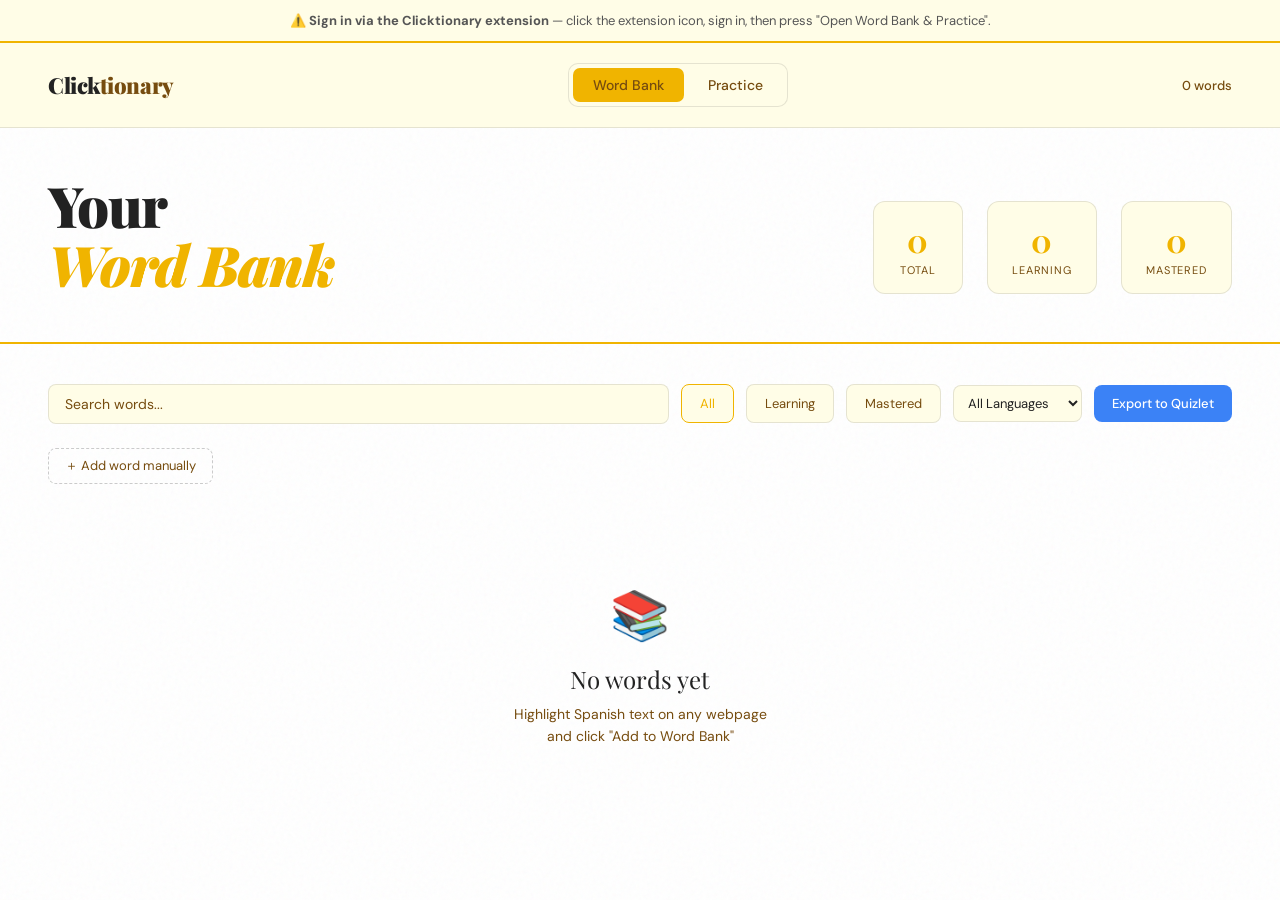
<file: clicktionary2/index.html>
<!DOCTYPE html>
<html lang="en">
<head>
  <meta charset="UTF-8">
  <meta name="viewport" content="width=device-width, initial-scale=1.0">
  <title>Clicktionary — Word Bank</title>
  <link rel="icon" type="image/png" href="logo.png" />
  <link rel="preconnect" href="https://fonts.googleapis.com">
  <link href="https://fonts.googleapis.com/css2?family=Playfair+Display:ital,wght@0,400;0,700;0,900;1,400&family=DM+Sans:wght@300;400;500;600&display=swap" rel="stylesheet">
  <style>
    :root {
      --bg: #ffffff;
      --surface: #fffde7;
      --surface2: #fff9c4;
      --accent: #f0b400;
      --accent2: #ffe082;
      --text: #222222;
      --muted: #764c0f;
      --border: rgba(0,0,0,0.1);
      --green: #4caf50;
    }

    * { margin: 0; padding: 0; box-sizing: border-box; }

    body {
      background: #ffffff;
      color: #222222;
      font-family: 'DM Sans', sans-serif;
      min-height: 100vh;
    }

    /* ── Noise texture overlay ── */
    body::before {
      content: '';
      position: fixed;
      inset: 0;
      background-image: url("data:image/svg+xml,%3Csvg viewBox='0 0 256 256' xmlns='http://www.w3.org/2000/svg'%3E%3Cfilter id='noise'%3E%3CfeTurbulence type='fractalNoise' baseFrequency='0.9' numOctaves='4' stitchTiles='stitch'/%3E%3C/filter%3E%3Crect width='100%25' height='100%25' filter='url(%23noise)' opacity='0.04'/%3E%3C/svg%3E");
      pointer-events: none;
      z-index: 0;
    }

    /* ── Layout ── */
    .app { position: relative; z-index: 1; }

    /* ── Nav ── */
    nav {
      display: flex;
      align-items: center;
      justify-content: space-between;
      padding: 20px 48px;
      border-bottom: 1px solid rgba(0,0,0,0.1);
      background: #fffde7;
      backdrop-filter: blur(12px);
      position: sticky;
      top: 0;
      z-index: 100;
    }

    .nav-logo {
      font-family: 'Playfair Display', serif;
      font-size: 22px;
      font-weight: 900;
      color: #222222;
      letter-spacing: -0.02em;
    }

    .nav-logo span { color: #764c0f; }

    .nav-tabs {
      display: flex;
      gap: 4px;
      background: #fffde7;
      padding: 4px;
      border-radius: 10px;
      border: 1px solid rgba(0,0,0,0.1);
    }

    .nav-tab {
      padding: 8px 20px;
      border-radius: 7px;
      border: none;
      background: none;
      color: #764c0f;
      font-family: 'DM Sans', sans-serif;
      font-size: 14px;
      font-weight: 500;
      cursor: pointer;
      transition: all 0.2s;
    }

    .nav-tab.active {
      background: #f0b400;
      color: #764c0f;
    }

    .nav-tab:hover:not(.active) { color: #222222; }

    .nav-count {
      font-size: 13px;
      color: #764c0f;
      font-weight: 500;
    }

    /* ── Hero strip ── */
    .hero {
      padding: 48px 48px 48px;
      display: flex;
      align-items: flex-end;
      justify-content: space-between;
      gap: 24px;
    }

    .hero-title {
      font-family: 'Playfair Display', serif;
      font-size: clamp(36px, 5vw, 56px);
      font-weight: 900;
      line-height: 1.05;
      letter-spacing: -0.03em;
    }

    .hero-title em {
      color: #f0b400;
      font-style: italic;
    }

    .stats-row {
      display: flex;
      gap: 24px;
      flex-shrink: 0;
    }

    .stat-card {
      background: #fffde7;
      border: 1px solid rgba(0,0,0,0.1);
      border-radius: 12px;
      padding: 16px 24px;
      text-align: center;
      min-width: 90px;
    }

    .stat-card .num {
      font-family: 'Playfair Display', serif;
      font-size: 32px;
      font-weight: 700;
      color: #f0b400;
    }

    .stat-card .lbl {
      font-size: 11px;
      color: #764c0f;
      text-transform: uppercase;
      letter-spacing: 0.08em;
      margin-top: 2px;
    }

    /* ── Main content ── */
    main { padding: 40px 48px 64px; border-top: 2px solid #f0b400; }

    /* ── Views ── */
    .view { display: none; }
    .view.active { display: block; }

    /* ── Word Bank View ── */
    .toolbar {
      display: flex;
      gap: 12px;
      margin-bottom: 24px;
      align-items: center;
    }

    .search-box {
      flex: 1;
      background: #fffde7;
      border: 1px solid rgba(0,0,0,0.1);
      border-radius: 8px;
      padding: 10px 16px;
      color: #222222;
      font-family: 'DM Sans', sans-serif;
      font-size: 14px;
      outline: none;
      transition: border-color 0.2s;
    }

    .search-box:focus { border-color: #f0b400; }
    .search-box::placeholder { color: #764c0f; }

    .filter-btn {
      padding: 10px 18px;
      border-radius: 8px;
      border: 1px solid rgba(0,0,0,0.1);
      background: #fffde7;
      color: #764c0f;
      font-family: 'DM Sans', sans-serif;
      font-size: 13px;
      cursor: pointer;
      transition: all 0.15s;
    }

    .filter-btn.active { border-color: #f0b400; color: #f0b400; }
    .filter-btn:hover:not(.active) { color: #222222; }

    .export-btn {
      padding: 10px 18px;
      border-radius: 8px;
      border: none;
      background: #3b82f6;
      color: #ffffff;
      font-family: 'DM Sans', sans-serif;
      font-size: 13px;
      font-weight: 500;
      cursor: pointer;
      transition: all 0.15s;
      margin-left: auto;
      white-space: nowrap;
    }
    .export-btn:hover { background: #2563eb; }
    .export-btn.copied { background: #16a34a; cursor: default; }
    .export-btn:disabled { opacity: 0.7; cursor: default; }

    .word-grid {
      display: grid;
      grid-template-columns: repeat(auto-fill, minmax(260px, 1fr));
      gap: 16px;
    }

    .word-card {
      background: #fffde7;
      border: 1px solid rgba(0,0,0,0.1);
      border-radius: 14px;
      padding: 18px 20px;
      position: relative;
      transition: transform 0.15s, box-shadow 0.15s, border-color 0.15s;
      cursor: default;
    }

    .word-card:hover {
      transform: translateY(-2px);
      box-shadow: 0 8px 24px rgba(0,0,0,0.3);
      border-color: rgba(233,69,96,0.3);
    }

    .card-top {
      display: flex;
      justify-content: space-between;
      align-items: flex-start;
      margin-bottom: 8px;
    }

    .card-es {
      font-family: 'Playfair Display', serif;
      font-size: 20px;
      font-weight: 700;
      color: #222222;
      line-height: 1.2;
    }

    .card-delete {
      background: none;
      border: none;
      color: #764c0f;
      cursor: pointer;
      font-size: 14px;
      padding: 2px 4px;
      border-radius: 4px;
      opacity: 0;
      transition: opacity 0.15s, color 0.15s;
    }

    .card-edit {
      background: none;
      border: none;
      color: #764c0f;
      cursor: pointer;
      font-size: 12px;
      padding: 2px 4px;
      border-radius: 4px;
      opacity: 0;
      transition: opacity 0.15s, color 0.15s;
    }
    .word-card:hover .card-delete,
    .word-card:hover .card-edit { opacity: 1; }
    .card-delete:hover { color: #f0b400; }
    .card-edit:hover { color: #f0b400; }

    .card-edit-form {
      margin-top: 10px;
      display: flex;
      flex-direction: column;
      gap: 6px;
    }
    .card-edit-input {
      width: 100%;
      padding: 6px 10px;
      border: 1px solid rgba(0,0,0,0.15);
      border-radius: 6px;
      font-family: 'DM Sans', sans-serif;
      font-size: 13px;
      background: #fff;
      color: #222;
      outline: none;
    }
    .card-edit-input:focus { border-color: #f0b400; }
    .card-edit-actions { display: flex; gap: 6px; }
    .card-edit-save {
      flex: 1;
      background: #f0b400;
      color: #764c0f;
      border: none;
      border-radius: 6px;
      padding: 6px;
      font-family: 'DM Sans', sans-serif;
      font-size: 12px;
      font-weight: 600;
      cursor: pointer;
    }
    .card-edit-cancel {
      background: none;
      border: 1px solid rgba(0,0,0,0.15);
      border-radius: 6px;
      padding: 6px 10px;
      font-family: 'DM Sans', sans-serif;
      font-size: 12px;
      color: #764c0f;
      cursor: pointer;
    }

    .card-pos {
      font-size: 10px;
      text-transform: uppercase;
      letter-spacing: 0.08em;
      color: #f0b400;
      margin-bottom: 4px;
    }

    .card-en {
      font-size: 13px;
      color: #764c0f;
      line-height: 1.4;
    }

    .card-footer {
      display: flex;
      justify-content: space-between;
      align-items: center;
      margin-top: 14px;
      padding-top: 12px;
      border-top: 1px solid rgba(0,0,0,0.1);
    }

    .strength-dots {
      display: flex;
      gap: 4px;
    }

    .dot {
      width: 8px;
      height: 8px;
      border-radius: 50%;
      background: rgba(0,0,0,0.1);
      transition: background 0.2s;
    }

    .dot.filled { background: #4caf50; }
    .dot.partial { background: #ffe082; }

    .card-date {
      font-size: 10px;
      color: #764c0f;
    }

    /* ── Practice View ── */
    .practice-container {
      max-width: 640px;
      margin: 0 auto;
    }

    .practice-header {
      display: flex;
      justify-content: space-between;
      align-items: center;
      margin-bottom: 32px;
    }

    .practice-title {
      font-family: 'Playfair Display', serif;
      font-size: 24px;
      font-weight: 700;
    }

    .mode-selector {
      display: flex;
      gap: 4px;
      background: #fffde7;
      padding: 4px;
      border-radius: 8px;
      border: 1px solid rgba(0,0,0,0.1);
    }

    .mode-btn {
      padding: 6px 14px;
      border-radius: 5px;
      border: none;
      background: none;
      color: #764c0f;
      font-family: 'DM Sans', sans-serif;
      font-size: 12px;
      cursor: pointer;
      transition: all 0.15s;
    }

    .mode-btn.active { background: #fffde7; color: #764c0f; }

    /* Flashcard */
    .flashcard-scene {
      perspective: 1000px;
      margin-bottom: 24px;
    }

    .flashcard {
      width: 100%;
      min-height: 240px;
      position: relative;
      transform-style: preserve-3d;
      transition: transform 0.5s cubic-bezier(0.4, 0, 0.2, 1);
      cursor: pointer;
    }

    .flashcard.flipped { transform: rotateY(180deg); }

    .card-face {
      position: absolute;
      inset: 0;
      backface-visibility: hidden;
      background: #fffde7;
      border: 1px solid rgba(0,0,0,0.1);
      border-radius: 20px;
      display: flex;
      flex-direction: column;
      align-items: center;
      justify-content: center;
      padding: 32px;
      text-align: center;
      min-height: 240px;
    }

    .card-back { transform: rotateY(180deg); }

    .card-face .label {
      font-size: 10px;
      text-transform: uppercase;
      letter-spacing: 0.1em;
      color: #764c0f;
      margin-bottom: 16px;
    }

    .card-face .main-word {
      font-family: 'Playfair Display', serif;
      font-size: 40px;
      font-weight: 700;
      color: #222222;
      line-height: 1.1;
    }

    .card-face .hint {
      font-size: 12px;
      color: #764c0f;
      margin-top: 12px;
    }

    .card-back .main-word { color: #f0b400; }

    .card-controls {
      display: flex;
      justify-content: center;
      gap: 16px;
      margin-bottom: 32px;
    }

    .ctrl-btn {
      display: flex;
      flex-direction: column;
      align-items: center;
      gap: 6px;
      padding: 14px 28px;
      border-radius: 12px;
      border: 1px solid rgba(0,0,0,0.1);
      background: #fffde7;
      color: #222222;
      font-family: 'DM Sans', sans-serif;
      font-size: 13px;
      font-weight: 500;
      cursor: pointer;
      transition: all 0.15s;
    }

    .ctrl-btn .icon { font-size: 22px; }
    .ctrl-btn.wrong:hover { border-color: #f0b400; background: rgba(233,69,96,0.1); }
    .ctrl-btn.hard:hover { border-color: #ffe082; background: rgba(245,166,35,0.1); }
    .ctrl-btn.correct:hover { border-color: #4caf50; background: rgba(78,203,113,0.1); }

    .progress-bar-wrap {
      background: #fffde7;
      border-radius: 99px;
      height: 6px;
      overflow: hidden;
      margin-bottom: 12px;
    }

    .progress-bar-fill {
      height: 100%;
      background: linear-gradient(90deg, #f0b400, #f5c800);
      border-radius: 99px;
      transition: width 0.4s ease;
    }

    .progress-label {
      text-align: center;
      font-size: 12px;
      color: #764c0f;
      margin-bottom: 32px;
    }

    /* Multiple choice */
    .mc-question {
      font-family: 'Playfair Display', serif;
      font-size: 36px;
      font-weight: 700;
      text-align: center;
      margin-bottom: 32px;
      padding: 32px;
      background: #fffde7;
      border-radius: 20px;
      border: 1px solid rgba(0,0,0,0.1);
    }

    .mc-options {
      display: grid;
      grid-template-columns: 1fr 1fr;
      gap: 12px;
      margin-bottom: 24px;
    }

    .mc-opt {
      padding: 16px 20px;
      border-radius: 12px;
      border: 1px solid rgba(0,0,0,0.1);
      background: #fffde7;
      color: #222222;
      font-family: 'DM Sans', sans-serif;
      font-size: 14px;
      cursor: pointer;
      text-align: left;
      transition: all 0.15s;
      line-height: 1.3;
    }

    .mc-opt:hover:not(:disabled) { border-color: #f0b400; }
    .mc-opt.correct { border-color: #4caf50 !important; background: rgba(78,203,113,0.12) !important; color: #4caf50; }
    .mc-opt.wrong { border-color: #f0b400 !important; background: rgba(233,69,96,0.12) !important; color: #f0b400; }

    /* Empty states */
    .empty {
      text-align: center;
      padding: 80px 24px;
      color: #764c0f;
    }

    .empty-icon { font-size: 48px; margin-bottom: 16px; }
    .empty-title { font-family: 'Playfair Display', serif; font-size: 24px; color: #222222; margin-bottom: 8px; }
    .empty-sub { font-size: 14px; line-height: 1.6; }

    /* ── Add Word ── */
    .add-word-bar {
      margin-bottom: 20px;
    }

    .add-word-toggle-btn {
      background: none;
      border: 1px dashed rgba(0,0,0,0.2);
      border-radius: 8px;
      padding: 8px 16px;
      font-family: 'DM Sans', sans-serif;
      font-size: 13px;
      color: #764c0f;
      cursor: pointer;
      transition: all 0.15s;
    }
    .add-word-toggle-btn:hover { border-color: #764c0f; background: #fffde7; }

    .add-word-form-wrap {
      margin-top: 12px;
      background: #fffde7;
      border: 1px solid rgba(0,0,0,0.1);
      border-radius: 12px;
      padding: 16px;
      display: flex;
      gap: 12px;
      align-items: flex-end;
      flex-wrap: wrap;
    }

    .add-word-field {
      display: flex;
      flex-direction: column;
      gap: 4px;
      flex: 1;
      min-width: 160px;
    }

    .add-word-field label {
      font-size: 10px;
      text-transform: uppercase;
      letter-spacing: 0.08em;
      color: #764c0f;
      font-family: 'DM Sans', sans-serif;
    }

    .add-word-input {
      background: #ffffff;
      border: 1px solid rgba(0,0,0,0.1);
      border-radius: 8px;
      padding: 9px 12px;
      color: #222222;
      font-family: 'DM Sans', sans-serif;
      font-size: 14px;
      outline: none;
      transition: border-color 0.15s;
      width: 100%;
    }
    .add-word-input:focus { border-color: #f0b400; }
    .add-word-input::placeholder { color: #764c0f; opacity: 0.5; }

    .add-word-actions {
      display: flex;
      gap: 8px;
      align-items: center;
      flex-wrap: wrap;
    }

    .add-word-save-btn {
      background: #f0b400;
      color: #764c0f;
      border: none;
      border-radius: 8px;
      padding: 9px 20px;
      font-family: 'DM Sans', sans-serif;
      font-size: 13px;
      font-weight: 600;
      cursor: pointer;
      transition: background 0.15s;
      white-space: nowrap;
    }
    .add-word-save-btn:hover { background: #d4a000; }

    .add-word-msg {
      font-size: 12px;
      font-family: 'DM Sans', sans-serif;
      margin-top: 8px;
    }
    .add-word-msg.success { color: #4caf50; }
    .add-word-msg.error { color: #e53935; }

    /* ── Responsive ── */
    @media (max-width: 700px) {
      nav { padding: 16px 20px; }
      .hero { padding: 24px 20px 20px; flex-direction: column; align-items: flex-start; }
      main { padding: 0 20px 48px; }
      .stats-row { width: 100%; justify-content: space-between; }
    }
  </style>
</head>
<body>
<div class="app">
  <div id="directVisitBanner" style="display:none; background:#fffde7; border-bottom:2px solid #f0b400; padding:12px 48px; font-family:'DM Sans',sans-serif; font-size:13px; color:#555; text-align:center;">
    ⚠️ <strong>Sign in via the Clicktionary extension</strong> — click the extension icon, sign in, then press "Open Word Bank & Practice".
  </div>
  <nav>
    <div class="nav-logo">Click<span>tionary</span></div>
    <div class="nav-tabs">
      <button class="nav-tab active" data-view="bank">Word Bank</button>
      <button class="nav-tab" data-view="practice">Practice</button>
    </div>
    <div class="nav-count" id="navCount">0 words</div>
  </nav>

  <div class="hero">
    <div class="hero-title">Your<br><em>Word Bank</em></div>
    <div class="stats-row">
      <div class="stat-card">
        <div class="num" id="statTotal">0</div>
        <div class="lbl">Total</div>
      </div>
      <div class="stat-card">
        <div class="num" id="statLearning">0</div>
        <div class="lbl">Learning</div>
      </div>
      <div class="stat-card">
        <div class="num" id="statMastered">0</div>
        <div class="lbl">Mastered</div>
      </div>
    </div>
  </div>

  <main>
    <!-- Word Bank View -->
    <div class="view active" id="view-bank">
      <div class="toolbar">
        <input class="search-box" id="searchBox" placeholder="Search words..." />
        <button class="filter-btn active" data-filter="all">All</button>
        <button class="filter-btn" data-filter="learning">Learning</button>
        <button class="filter-btn" data-filter="mastered">Mastered</button>
        <select id="langFilter" style="padding:8px 10px;border-radius:8px;border:1px solid rgba(0,0,0,0.1);background:#fffde7;font-family:'DM Sans',sans-serif;font-size:13px;color:#222;cursor:pointer;outline:none">
          <option value="all">All Languages</option>
          <option value="es">🇪🇸 Spanish</option>
          <option value="fr">🇫🇷 French</option>
          <option value="de">🇩🇪 German</option>
          <option value="it">🇮🇹 Italian</option>
          <option value="pt">🇵🇹 Portuguese</option>
          <option value="ru">🇷🇺 Russian</option>
          <option value="zh">🇨🇳 Chinese</option>
          <option value="ja">🇯🇵 Japanese</option>
          <option value="ko">🇰🇷 Korean</option>
          <option value="ar">🇸🇦 Arabic</option>
        </select>
        <button class="export-btn" id="exportQuizletBtn" title="Export visible words to Quizlet">Export to Quizlet</button>
      </div>
      <div class="add-word-bar">
        <button class="add-word-toggle-btn" id="addWordToggle">＋ Add word manually</button>
        <div id="addWordFormWrap" style="display:none">
          <div class="add-word-form-wrap">
            <div class="add-word-field">
              <label>Word / phrase</label>
              <input class="add-word-input" id="addTargetInput" placeholder="e.g. vainilla" />
            </div>
            <div class="add-word-field">
              <label>English</label>
              <input class="add-word-input" id="addEnglishInput" placeholder="e.g. vanilla" />
            </div>
            <div class="add-word-actions">
              <button class="add-word-save-btn" id="addWordSaveBtn">Add to Word Bank</button>
            </div>
          </div>
          <div class="add-word-msg" id="addWordMsg"></div>
        </div>
      </div>
      <div class="word-grid" id="wordGrid"></div>
    </div>

    <!-- Practice View -->
    <div class="view" id="view-practice">
      <div class="practice-container">
        <div class="practice-header">
          <div class="practice-title">Practice</div>
          <div class="mode-selector">
            <button class="mode-btn active" data-mode="flashcard">Flashcards</button>
            <button class="mode-btn" data-mode="mc">Multiple Choice</button>
          </div>
        </div>
        <div id="practiceArea"></div>
      </div>
    </div>
  </main>
</div>

<script>
// ── Data Layer ───────────────────────────────────────────────────────────────
// Reads auth token from URL hash, fetches words from Supabase

const SUPABASE_URL = 'https://incvqtbkfntzdvbingqv.supabase.co';

const LANGUAGES = {
  es: { name: 'Spanish',    flag: '🇪🇸' },
  fr: { name: 'French',     flag: '🇫🇷' },
  de: { name: 'German',     flag: '🇩🇪' },
  it: { name: 'Italian',    flag: '🇮🇹' },
  pt: { name: 'Portuguese', flag: '🇵🇹' },
  ru: { name: 'Russian',    flag: '🇷🇺' },
  zh: { name: 'Chinese',    flag: '🇨🇳' },
  ja: { name: 'Japanese',   flag: '🇯🇵' },
  ko: { name: 'Korean',     flag: '🇰🇷' },
  ar: { name: 'Arabic',     flag: '🇸🇦' },
};
const SUPABASE_ANON_KEY = 'eyJhbGciOiJIUzI1NiIsInR5cCI6IkpXVCJ9.eyJpc3MiOiJzdXBhYmFzZSIsInJlZiI6ImluY3ZxdGJrZm50emR2YmluZ3F2Iiwicm9sZSI6ImFub24iLCJpYXQiOjE3NzQzMTc3NzAsImV4cCI6MjA4OTg5Mzc3MH0.QCIoHwvt41QcLJ3ilSezTntNGzXyFFpHQf-7kz6mKzU';

let authToken = null;
let authUserId = null;

function getUserIdFromToken(token) {
  try {
    const payload = JSON.parse(atob(token.split('.')[1]));
    return payload.sub || null;
  } catch (_) { return null; }
}

function getTokenFromHash() {
  try {
    const hash = window.location.hash;
    const tokenMatch = hash.match(/token=([^&]+)/);
    if (tokenMatch) return decodeURIComponent(tokenMatch[1]);
  } catch (e) {}
  return null;
}

function supabaseHeaders() {
  return {
    'Content-Type': 'application/json',
    'apikey': SUPABASE_ANON_KEY,
    'Authorization': `Bearer ${authToken}`
  };
}

const Store = {
  async getWords() {
    if (!authToken) return [];
    try {
      const res = await fetch(`${SUPABASE_URL}/rest/v1/words?select=*&order=added_at.desc`, {
        headers: supabaseHeaders()
      });
      if (!res.ok) return [];
      const data = await res.json();
      return data.map(row => ({
        id: row.id,
        spanish: row.spanish,
        english: row.english,
        pos: row.pos,
        strength: row.strength,
        addedAt: row.added_at
      }));
    } catch (e) {
      console.error('Clicktionary: failed to fetch words', e);
      return [];
    }
  },
  async deleteWord(id) {
    if (!authToken) return;
    await fetch(`${SUPABASE_URL}/rest/v1/words?id=eq.${id}`, {
      method: 'DELETE',
      headers: supabaseHeaders()
    });
    allWords = allWords.filter(w => w.id !== id);
  },
  async updateWord(id, updates) {
    if (!authToken) return;
    const body = {};
    if (updates.strength !== undefined) body.strength = updates.strength;
    await fetch(`${SUPABASE_URL}/rest/v1/words?id=eq.${id}`, {
      method: 'PATCH',
      headers: supabaseHeaders(),
      body: JSON.stringify(body)
    });
    const i = allWords.findIndex(w => w.id === id);
    if (i > -1) allWords[i] = { ...allWords[i], ...updates };
  }
};

// ── State ────────────────────────────────────────────────────────────────────
let allWords = [];
let currentFilter = 'all';
let currentLangFilter = 'all';
let searchQuery = '';
let practiceMode = 'flashcard';
let practiceQueue = [];
let practiceIndex = 0;
let isFlipped = false;

// ── Strength Decay ────────────────────────────────────────────────────────────
let reviewTimes = {};

function loadReviewTimes() {
  try { reviewTimes = JSON.parse(localStorage.getItem('ct_review_times') || '{}'); } catch (_) {}
}

function saveReviewTime(id) {
  reviewTimes[String(id)] = Date.now();
  try { localStorage.setItem('ct_review_times', JSON.stringify(reviewTimes)); } catch (_) {}
}

function effectiveStrength(word) {
  const last = reviewTimes[String(word.id)];
  const strength = word.strength || 0;
  if (!last) return strength;
  const daysSince = (Date.now() - last) / 86400000;
  return Math.max(0, strength - Math.floor(daysSince / 7));
}

async function init() {
  // 1. Try URL hash (passed by popup's "Open Word Bank" button)
  authToken = getTokenFromHash();
  if (authToken) {
    authUserId = getUserIdFromToken(authToken);
    history.replaceState(null, '', window.location.pathname);
  }

  // 2. If no URL token, ask the bridge content script for the stored session
  if (!authToken) {
    authToken = await new Promise((resolve) => {
      const timeout = setTimeout(() => resolve(null), 400);
      window.addEventListener('message', function handler(e) {
        const t = e.data?.type;
        if (t === 'CLICKTIONARY_BRIDGE_READY' || t === 'CLICKTIONARY_SESSION_RESPONSE') {
          clearTimeout(timeout);
          window.removeEventListener('message', handler);
          resolve(e.data?.session?.access_token || null);
        }
      });
      window.postMessage({ type: 'CLICKTIONARY_GET_SESSION' }, '*');
    });
    if (authToken) authUserId = getUserIdFromToken(authToken);
  }

  if (!authToken) {
    document.getElementById('directVisitBanner').style.display = 'block';
    renderStats();
    renderWordGrid();
    return;
  }

  loadReviewTimes();
  allWords = await Store.getWords();
  renderStats();
  renderWordGrid();
}

// ── Stats ────────────────────────────────────────────────────────────────────
function renderStats() {
  const total = allWords.length;
  const mastered = allWords.filter(w => w.strength >= 4).length;
  const learning = total - mastered;
  document.getElementById('statTotal').textContent = total;
  document.getElementById('statLearning').textContent = learning;
  document.getElementById('statMastered').textContent = mastered;
  document.getElementById('navCount').textContent = `${total} word${total !== 1 ? 's' : ''}`;
}

// ── Word Bank ────────────────────────────────────────────────────────────────
function filteredWords() {
  let words = allWords;
  if (currentFilter === 'learning') words = words.filter(w => w.strength < 4);
  if (currentFilter === 'mastered') words = words.filter(w => w.strength >= 4);
  if (currentLangFilter !== 'all') words = words.filter(w => (w.language || 'es') === currentLangFilter);
  if (searchQuery) {
    const q = searchQuery.toLowerCase();
    words = words.filter(w => w.spanish.toLowerCase().includes(q) || (w.english || '').toLowerCase().includes(q));
  }
  return words;
}

function renderWordGrid() {
  const grid = document.getElementById('wordGrid');
  const words = filteredWords();
  if (words.length === 0) {
    grid.innerHTML = `<div class="empty" style="grid-column:1/-1">
      <div class="empty-icon">📚</div>
      <div class="empty-title">No words yet</div>
      <div class="empty-sub">Highlight Spanish text on any webpage<br>and click "Add to Word Bank"</div>
    </div>`;
    return;
  }

  grid.innerHTML = words.map(w => {
    const date = new Date(w.addedAt).toLocaleDateString('en-US', { month: 'short', day: 'numeric' });
    const strength = w.strength || 0;
    const effStr = effectiveStrength(w);
    const isDue = effStr < strength;
    const dots = Array.from({ length: 5 }, (_, i) =>
      `<div class="dot ${i < effStr ? (effStr >= 4 ? 'filled' : 'partial') : ''}"></div>`
    ).join('');
    return `
      <div class="word-card" data-id="${w.id}">
        <div class="card-top">
          <div style="display:flex;align-items:center;gap:6px;flex:1;min-width:0">
            <div class="card-es">${w.spanish}</div>
            ${isDue ? `<div style="font-size:9px;color:#f0b400;background:rgba(240,180,0,0.12);border:1px solid rgba(240,180,0,0.35);border-radius:4px;padding:2px 6px;white-space:nowrap;flex-shrink:0">Due</div>` : ''}
          </div>
          <div style="display:flex;gap:2px">
            <button class="card-edit" data-id="${w.id}" title="Edit">✎</button>
            <button class="card-delete" data-id="${w.id}" title="Remove">✕</button>
          </div>
        </div>
        <div style="display:flex;align-items:center;gap:6px;margin-bottom:4px">
          ${w.pos ? `<div class="card-pos">${w.pos}</div>` : ''}
          ${w.language && LANGUAGES[w.language] ? `<div style="font-size:10px;color:#764c0f;font-family:Arial,sans-serif">${LANGUAGES[w.language].flag} ${LANGUAGES[w.language].name}</div>` : ''}
        </div>
        <div class="card-en">${w.english || '—'}</div>
        <div class="card-edit-form" style="display:none" data-id="${w.id}">
          <input class="card-edit-input" data-field="spanish" value="${w.spanish}" placeholder="Word" />
          <input class="card-edit-input" data-field="english" value="${w.english || ''}" placeholder="Translation" />
          <div class="card-edit-actions">
            <button class="card-edit-save" data-id="${w.id}">Save</button>
            <button class="card-edit-cancel">Cancel</button>
          </div>
        </div>
        <div class="card-footer">
          <div class="strength-dots">${dots}</div>
          <div class="card-date">${date}</div>
        </div>
      </div>`;
  }).join('');

  grid.querySelectorAll('.card-delete').forEach(btn => {
    btn.addEventListener('click', async (e) => {
      e.stopPropagation();
      if (!confirm(`Remove "${btn.closest('.word-card').querySelector('.card-es').textContent}"?`)) return;
      const id = Number(btn.dataset.id);
      await Store.deleteWord(id);
      allWords = allWords.filter(w => w.id !== id);
      renderStats();
      renderWordGrid();
    });
  });

  grid.querySelectorAll('.card-edit').forEach(btn => {
    btn.addEventListener('click', (e) => {
      e.stopPropagation();
      const card = btn.closest('.word-card');
      const form = card.querySelector('.card-edit-form');
      form.style.display = form.style.display === 'none' ? 'flex' : 'none';
    });
  });

  grid.querySelectorAll('.card-edit-cancel').forEach(btn => {
    btn.addEventListener('click', (e) => {
      e.stopPropagation();
      btn.closest('.card-edit-form').style.display = 'none';
    });
  });

  grid.querySelectorAll('.card-edit-save').forEach(btn => {
    btn.addEventListener('click', async (e) => {
      e.stopPropagation();
      const id = Number(btn.dataset.id);
      const form = btn.closest('.card-edit-form');
      const spanish = form.querySelector('[data-field="spanish"]').value.trim().toLowerCase();
      const english = form.querySelector('[data-field="english"]').value.trim();
      if (!spanish) return;
      await fetch(`${SUPABASE_URL}/rest/v1/words?id=eq.${id}`, {
        method: 'PATCH',
        headers: { ...supabaseHeaders() },
        body: JSON.stringify({ spanish, english })
      });
      const i = allWords.findIndex(w => w.id === id);
      if (i > -1) allWords[i] = { ...allWords[i], spanish, english };
      renderStats();
      renderWordGrid();
    });
  });
}

// ── Practice ─────────────────────────────────────────────────────────────────
function practiceWords() {
  let words = allWords;
  if (currentLangFilter !== 'all') words = words.filter(w => (w.language || 'es') === currentLangFilter);
  return words;
}

function startPractice() {
  practiceQueue = [...practiceWords()].sort((a, b) => {
    const diff = effectiveStrength(a) - effectiveStrength(b);
    return diff !== 0 ? diff : Math.random() - 0.5;
  });
  practiceIndex = 0;
  isFlipped = false;
  renderPractice();
}

function renderPractice() {
  const area = document.getElementById('practiceArea');
  if (practiceQueue.length < 2) {
    area.innerHTML = `<div class="empty">
      <div class="empty-icon">🎯</div>
      <div class="empty-title">Not enough words</div>
      <div class="empty-sub">Add at least 4 words to your word bank<br>to start practicing</div>
    </div>`;
    return;
  }

  if (practiceIndex >= practiceQueue.length) {
    area.innerHTML = `<div class="empty">
      <div class="empty-icon">🎉</div>
      <div class="empty-title">Round complete!</div>
      <div class="empty-sub">You reviewed all ${practiceQueue.length} words.</div>
      <button onclick="startPractice()" style="margin-top:20px;padding:12px 32px;background:#f0b400;color:#764c0f;border:none;border-radius:10px;font-family:'DM Sans',sans-serif;font-size:14px;font-weight:600;cursor:pointer;transition:background .15s" onmouseover="this.style.background='#d4a000'" onmouseout="this.style.background='#f0b400'">Practice Again</button>
    </div>`;
    return;
  }

  const pct = Math.round((practiceIndex / practiceQueue.length) * 100);

  if (practiceMode === 'flashcard') renderFlashcard(area, pct);
  else renderMultipleChoice(area, pct);
}

function renderFlashcard(area, pct) {
  const word = practiceQueue[practiceIndex];
  area.innerHTML = `
    <div class="progress-bar-wrap"><div class="progress-bar-fill" style="width:${pct}%"></div></div>
    <div class="progress-label">${practiceIndex} / ${practiceQueue.length}</div>
    <div class="flashcard-scene">
      <div class="flashcard" id="theCard">
        <div class="card-face card-front">
          <div class="label">${LANGUAGES[word.language]?.flag || ''} ${LANGUAGES[word.language]?.name || 'Word'}</div>
          <div class="main-word">${word.spanish}</div>
          <div class="hint">Click to reveal</div>
        </div>
        <div class="card-face card-back">
          <div class="label">English</div>
          <div class="main-word">${word.english || '?'}</div>
          ${word.pos ? `<div class="hint">${word.pos}</div>` : ''}
        </div>
      </div>
    </div>
    <div class="card-controls" id="cardControls" style="display:none">
      <button class="ctrl-btn wrong" data-result="0"><span class="icon">😕</span>Missed</button>
      <button class="ctrl-btn hard" data-result="1"><span class="icon">🤔</span>Hard</button>
      <button class="ctrl-btn correct" data-result="2"><span class="icon">✓</span>Got it!</button>
    </div>
  `;

  document.getElementById('theCard').addEventListener('click', () => {
    document.getElementById('theCard').classList.toggle('flipped');
    document.getElementById('cardControls').style.display = 'flex';
  });

  document.querySelectorAll('.ctrl-btn').forEach(btn => {
    btn.addEventListener('click', async () => {
      const result = Number(btn.dataset.result);
      const newStrength = Math.max(0, Math.min(5, (word.strength || 0) + result - 0.5));
      const rounded = Math.round(newStrength);
      await Store.updateWord(word.id, { strength: rounded });
      saveReviewTime(word.id);
      const wi = allWords.findIndex(w => w.id === word.id);
      if (wi > -1) allWords[wi] = { ...allWords[wi], strength: rounded };
      practiceIndex++;
      renderPractice();
    });
  });
}

function renderMultipleChoice(area, pct) {
  const word = practiceQueue[practiceIndex];
  // Pick 3 random wrong answers
  const others = practiceWords().filter(w => w.id !== word.id && w.english).sort(() => Math.random() - 0.5).slice(0, 3);
  if (others.length < 3) { renderFlashcard(area, pct); return; }

  const options = [...others.map(w => ({ text: w.english, correct: false })), { text: word.english, correct: true }]
    .sort(() => Math.random() - 0.5);

  area.innerHTML = `
    <div class="progress-bar-wrap"><div class="progress-bar-fill" style="width:${pct}%"></div></div>
    <div class="progress-label">${practiceIndex} / ${practiceQueue.length}</div>
    <div class="mc-question">${word.spanish}</div>
    <div class="mc-options">
      ${options.map((o, i) => `<button class="mc-opt" data-correct="${o.correct}" data-idx="${i}">${o.text}</button>`).join('')}
    </div>
  `;

  document.querySelectorAll('.mc-opt').forEach(btn => {
    btn.addEventListener('click', async () => {
      const correct = btn.dataset.correct === 'true';
      document.querySelectorAll('.mc-opt').forEach(b => {
        b.disabled = true;
        if (b.dataset.correct === 'true') b.classList.add('correct');
        else if (b === btn && !correct) b.classList.add('wrong');
      });
      const delta = correct ? 1 : -1;
      const newStrength = Math.max(0, Math.min(5, (word.strength || 0) + delta));
      await Store.updateWord(word.id, { strength: newStrength });
      saveReviewTime(word.id);
      const wi = allWords.findIndex(w => w.id === word.id);
      if (wi > -1) allWords[wi] = { ...allWords[wi], strength: newStrength };
      setTimeout(() => { practiceIndex++; renderPractice(); }, 900);
    });
  });
}

// ── Navigation ───────────────────────────────────────────────────────────────
document.querySelectorAll('.nav-tab').forEach(tab => {
  tab.addEventListener('click', () => {
    document.querySelectorAll('.nav-tab').forEach(t => t.classList.remove('active'));
    tab.classList.add('active');
    document.querySelectorAll('.view').forEach(v => v.classList.remove('active'));
    document.getElementById(`view-${tab.dataset.view}`).classList.add('active');
    if (tab.dataset.view === 'practice') startPractice();
  });
});

document.querySelectorAll('.filter-btn').forEach(btn => {
  btn.addEventListener('click', () => {
    document.querySelectorAll('.filter-btn').forEach(b => b.classList.remove('active'));
    btn.classList.add('active');
    currentFilter = btn.dataset.filter;
    renderWordGrid();
  });
});

document.getElementById('searchBox').addEventListener('input', e => {
  searchQuery = e.target.value;
  renderWordGrid();
});

document.getElementById('langFilter').addEventListener('change', e => {
  currentLangFilter = e.target.value;
  renderWordGrid();
});

document.querySelectorAll('.mode-btn').forEach(btn => {
  btn.addEventListener('click', () => {
    document.querySelectorAll('.mode-btn').forEach(b => b.classList.remove('active'));
    btn.classList.add('active');
    practiceMode = btn.dataset.mode;
    startPractice();
  });
});

// ── Add Word Manually ─────────────────────────────────────────────────────────
document.getElementById('addWordToggle').addEventListener('click', () => {
  const wrap = document.getElementById('addWordFormWrap');
  const open = wrap.style.display === 'none';
  wrap.style.display = open ? 'block' : 'none';
  document.getElementById('addWordToggle').textContent = open ? '✕ Cancel' : '＋ Add word manually';
  if (open) document.getElementById('addTargetInput').focus();
});

async function translateText(text, from, to) {
  const encoded = encodeURIComponent(text.trim());
  const instances = ['https://lingva.ml', 'https://translate.plausibility.cloud'];
  const result = await Promise.any(
    instances.map(base =>
      fetch(`${base}/api/v1/${from}/${to}/${encoded}`, { signal: AbortSignal.timeout(2000) })
        .then(r => r.ok ? r.json() : Promise.reject())
        .then(d => {
          if (!d?.translation || d.translation.toLowerCase() === text.toLowerCase()) return Promise.reject();
          return d.translation;
        })
    )
  ).catch(() => null);
  if (result) return result;
  // MyMemory fallback
  try {
    const r = await fetch(`https://api.mymemory.translated.net/get?q=${encoded}&langpair=${from}|${to}`, { signal: AbortSignal.timeout(2000) });
    const d = await r.json();
    const t = d?.responseData?.translatedText;
    if (t && t.toLowerCase() !== text.trim().toLowerCase()) return t;
  } catch (_) {}
  return null;
}

document.getElementById('addWordSaveBtn').addEventListener('click', async () => {
  const targetInput = document.getElementById('addTargetInput');
  const englishInput = document.getElementById('addEnglishInput');
  const msg = document.getElementById('addWordMsg');
  const target = targetInput.value.trim();
  const english = englishInput.value.trim();

  if (!target && !english) { msg.className = 'add-word-msg error'; msg.textContent = 'Enter a word or translation.'; return; }

  const btn = document.getElementById('addWordSaveBtn');
  btn.disabled = true;
  btn.textContent = 'Saving…';
  msg.textContent = '';

  let finalTarget = target;
  let finalEnglish = english;

  // Auto-translate missing field using the currently selected language
  const langCode = document.getElementById('langFilter').value === 'all' ? 'es' : document.getElementById('langFilter').value;
  if (finalTarget && !finalEnglish) {
    finalEnglish = await translateText(finalTarget, langCode, 'en') || '';
  } else if (!finalTarget && finalEnglish) {
    finalTarget = await translateText(finalEnglish, 'en', langCode) || finalEnglish;
  }

  if (!authToken) { msg.className = 'add-word-msg error'; msg.textContent = 'Sign in via the extension first.'; btn.disabled = false; btn.textContent = 'Add to Word Bank'; return; }

  try {
    const res = await fetch(`${SUPABASE_URL}/rest/v1/words`, {
      method: 'POST',
      headers: { ...supabaseHeaders(), 'Prefer': 'return=minimal' },
      body: JSON.stringify({ user_id: authUserId, spanish: finalTarget.toLowerCase(), english: finalEnglish, pos: '', strength: 0, language: langCode, added_at: new Date().toISOString() })
    });
    if (res.ok || res.status === 201) {
      msg.className = 'add-word-msg success'; msg.textContent = '✓ Saved!';
      targetInput.value = ''; englishInput.value = '';
      allWords = await Store.getWords();
      renderStats(); renderWordGrid();
      setTimeout(() => { msg.textContent = ''; }, 2000);
    } else {
      msg.className = 'add-word-msg error'; msg.textContent = 'Failed to save. Try again.';
    }
  } catch (e) {
    msg.className = 'add-word-msg error'; msg.textContent = 'Network error.';
  }
  btn.disabled = false; btn.textContent = 'Add to Word Bank';
});

// ── Export to Quizlet ─────────────────────────────────────────────────────────
document.getElementById('exportQuizletBtn').addEventListener('click', async () => {
  const words = filteredWords();
  if (!words.length) return;

  // Quizlet import format: term[tab]definition, one pair per line
  const tsv = words.map(w => `${w.spanish}\t${w.english || ''}`).join('\n');

  const btn = document.getElementById('exportQuizletBtn');
  try {
    await navigator.clipboard.writeText(tsv);
    btn.textContent = '✓ Copied to clipboard!';
    btn.classList.add('copied');
    btn.disabled = true;
    window.open('https://quizlet.com/create-set', '_blank');
    setTimeout(() => { btn.textContent = 'Export to Quizlet'; btn.classList.remove('copied'); btn.disabled = false; }, 3000);
  } catch (_) {
    btn.textContent = 'Copy failed — try again';
    setTimeout(() => { btn.textContent = 'Export to Quizlet'; }, 2000);
  }
});

init();
</script>
</body>
</html>
</file>
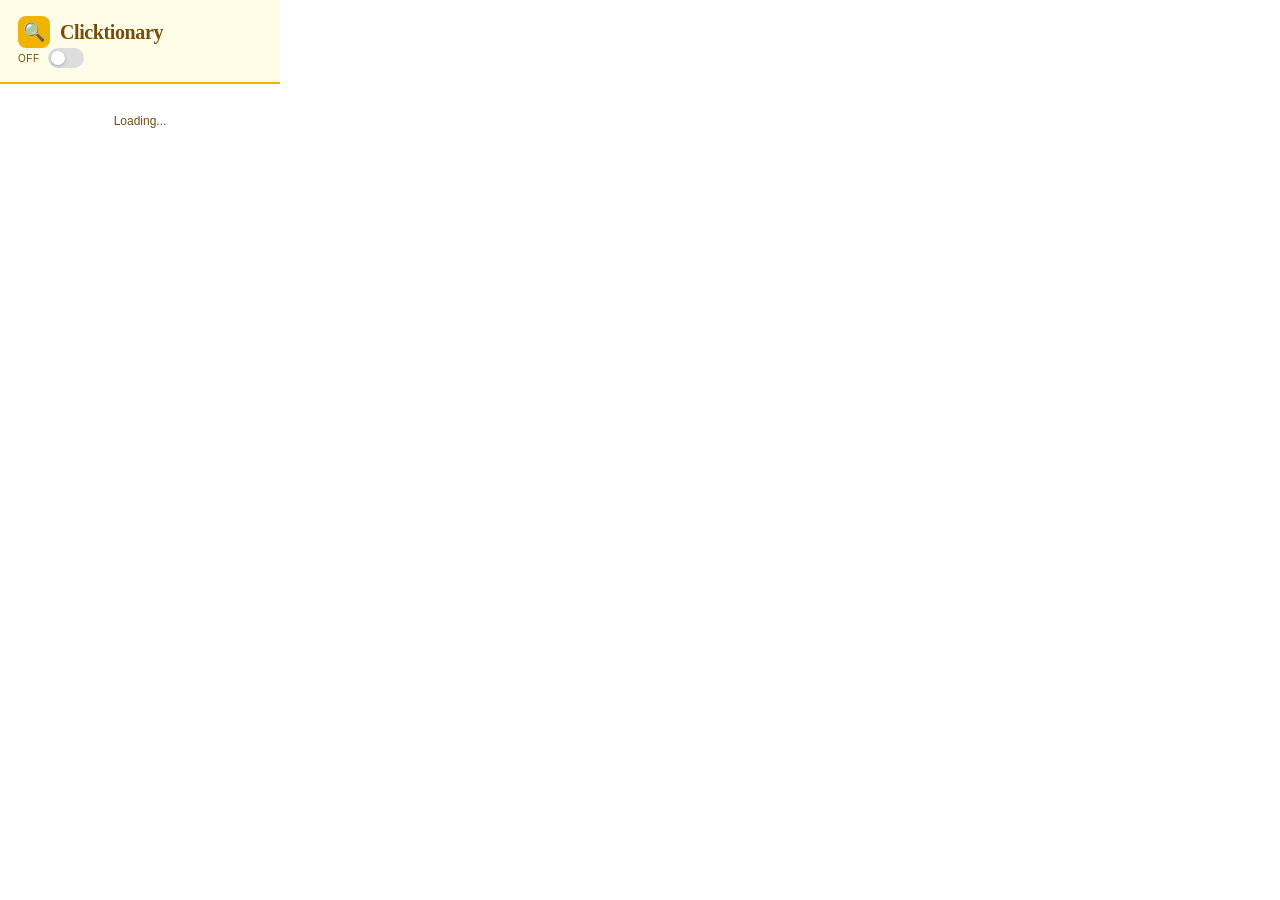
<file: popup.html>
<!DOCTYPE html>
<html lang="en">
<head>
  <meta charset="UTF-8">
  <meta name="viewport" content="width=device-width, initial-scale=1.0">
  <title>Clicktionary</title>
  <style>
    * { margin: 0; padding: 0; box-sizing: border-box; }

    body {
      width: 280px;
      background: #ffffff;
      color: #222222;
      font-family: Georgia, 'Times New Roman', serif;
    }

    .header {
      background: #fffde7;
      padding: 16px 18px 14px;
      border-bottom: 2px solid #f0b400;
    }

    .logo {
      display: flex;
      align-items: center;
      gap: 10px;
    }

    .logo-icon {
      width: 32px;
      height: 32px;
      background: #f0b400;
      border-radius: 8px;
      display: flex;
      align-items: center;
      justify-content: center;
      font-size: 18px;
    }

    .logo-text {
      font-size: 20px;
      font-weight: bold;
      color: #764c0f;
      letter-spacing: -0.02em;
    }

    .logo-text span { color: #764c0f; }

    /* ── Enable toggle ── */
    .toggle-wrap {
      display: flex;
      align-items: center;
      gap: 8px;
      margin-left: auto;
    }

    .toggle-label {
      font-size: 10px;
      font-family: Arial, sans-serif;
      color: #764c0f;
      text-transform: uppercase;
      letter-spacing: 0.05em;
      transition: color 0.2s;
    }

    .toggle-label.on { color: #764c0f; font-weight: 700; }

    .toggle-switch {
      position: relative;
      width: 36px;
      height: 20px;
      cursor: pointer;
      flex-shrink: 0;
    }

    .toggle-switch input { display: none; }

    .toggle-track {
      position: absolute;
      inset: 0;
      background: #ddd;
      border-radius: 20px;
      transition: background 0.2s;
    }

    .toggle-switch input:checked + .toggle-track { background: #f0b400; }

    .toggle-thumb {
      position: absolute;
      top: 3px;
      left: 3px;
      width: 14px;
      height: 14px;
      background: #fff;
      border-radius: 50%;
      box-shadow: 0 1px 3px rgba(0,0,0,0.25);
      transition: transform 0.2s;
    }

    .toggle-switch input:checked ~ .toggle-thumb { transform: translateX(16px); }

    /* ── Auth Panel ── */
    #authPanel {
      padding: 20px 18px;
    }

    .auth-title {
      font-size: 14px;
      font-weight: bold;
      color: #000;
      margin-bottom: 4px;
    }

    .auth-sub {
      font-size: 11px;
      color: #764c0f;
      font-family: Arial, sans-serif;
      margin-bottom: 14px;
    }

    .auth-input {
      width: 100%;
      padding: 8px 10px;
      border: 1px solid #e0e0e0;
      border-radius: 6px;
      font-family: Arial, sans-serif;
      font-size: 12px;
      color: #222;
      margin-bottom: 8px;
      outline: none;
      transition: border-color 0.15s;
    }

    .auth-input:focus { border-color: #f0b400; }

    .auth-btn {
      width: 100%;
      background: #f0b400;
      color: #764c0f;
      border: none;
      border-radius: 6px;
      padding: 9px;
      font-size: 13px;
      font-family: Arial, sans-serif;
      font-weight: 600;
      cursor: pointer;
      transition: background 0.15s;
      margin-bottom: 6px;
    }

    .auth-btn:hover { background: #d4a000; }

    .auth-btn.secondary {
      background: none;
      border: 1px solid #e0e0e0;
      color: #764c0f;
    }

    .auth-btn.secondary:hover { background: #fffde7; }

    .auth-error {
      font-size: 11px;
      color: #e53935;
      font-family: Arial, sans-serif;
      margin-bottom: 8px;
      display: none;
    }

    .auth-success {
      font-size: 11px;
      color: #4caf50;
      font-family: Arial, sans-serif;
      margin-bottom: 8px;
      display: none;
    }

    .auth-toggle {
      text-align: center;
      font-size: 11px;
      color: #764c0f;
      font-family: Arial, sans-serif;
      margin-top: 4px;
    }

    .auth-toggle a {
      color: #764c0f;
      cursor: pointer;
      text-decoration: underline;
    }

    .google-btn {
      width: 100%;
      display: flex;
      align-items: center;
      justify-content: center;
      gap: 8px;
      background: #fff;
      border: 1px solid #dadce0;
      border-radius: 6px;
      padding: 9px;
      font-size: 13px;
      font-family: Arial, sans-serif;
      font-weight: 600;
      color: #3c4043;
      cursor: pointer;
      transition: background 0.15s, box-shadow 0.15s;
      margin-bottom: 12px;
    }

    .google-btn:hover { background: #f8f9fa; box-shadow: 0 1px 4px rgba(0,0,0,0.12); }
    .google-btn:disabled { opacity: 0.6; cursor: default; }

    .auth-divider {
      display: flex;
      align-items: center;
      gap: 8px;
      margin-bottom: 12px;
    }

    .auth-divider-line { flex: 1; height: 1px; background: #e0e0e0; }
    .auth-divider-text { font-size: 11px; color: #bbb; font-family: Arial, sans-serif; }

    /* ── Main Panel ── */
    #mainPanel { display: none; }

    .user-bar {
      display: flex;
      justify-content: space-between;
      align-items: center;
      padding: 8px 18px;
      background: #fffde7;
      border-bottom: 1px solid #f0d9a0;
    }

    .user-email {
      font-size: 10px;
      color: #764c0f;
      font-family: Arial, sans-serif;
      overflow: hidden;
      text-overflow: ellipsis;
      white-space: nowrap;
      max-width: 180px;
    }

    .signout-btn {
      font-size: 10px;
      color: #764c0f;
      font-family: Arial, sans-serif;
      background: none;
      border: none;
      cursor: pointer;
      text-decoration: underline;
      flex-shrink: 0;
    }

    .stats {
      padding: 14px 18px;
      display: flex;
      gap: 12px;
    }

    .stat {
      flex: 1;
      background: #fffde7;
      border-radius: 8px;
      padding: 10px;
      text-align: center;
      border: 1px solid #f0b400;
    }

    .stat-number {
      font-size: 22px;
      font-weight: bold;
      color: #764c0f;
    }

    .stat-label {
      font-size: 10px;
      color: #764c0f;
      font-family: Arial, sans-serif;
      text-transform: uppercase;
      letter-spacing: 0.06em;
      margin-top: 2px;
    }

    .recent {
      padding: 0 18px 14px;
    }

    .section-title {
      font-size: 10px;
      text-transform: uppercase;
      letter-spacing: 0.1em;
      color: #764c0f;
      font-family: Arial, sans-serif;
      margin-bottom: 8px;
    }

    .word-list {
      display: flex;
      flex-direction: column;
      gap: 6px;
    }

    .word-item {
      display: flex;
      justify-content: space-between;
      align-items: center;
      background: #fffde7;
      border-radius: 6px;
      padding: 7px 10px;
      border-left: 2px solid #f0b400;
    }

    .word-es {
      font-size: 13px;
      color: #222;
      font-weight: bold;
    }

    .word-en {
      font-size: 11px;
      color: #764c0f;
      font-family: Arial, sans-serif;
      max-width: 140px;
      overflow: hidden;
      text-overflow: ellipsis;
      white-space: nowrap;
      text-align: right;
    }

    .empty-state {
      text-align: center;
      padding: 12px;
      color: #764c0f;
      font-size: 12px;
      font-family: Arial, sans-serif;
      font-style: italic;
    }

    .footer {
      padding: 12px 18px;
      border-top: 1px solid #f0d9a0;
    }

    .open-btn {
      flex: 1;
      background: #f0b400;
      color: #764c0f;
      border: none;
      border-radius: 8px;
      padding: 10px;
      font-size: 13px;
      font-family: Arial, sans-serif;
      font-weight: 600;
      cursor: pointer;
      transition: background 0.15s;
    }

    .open-btn:hover { background: #d4a000; }

    .quizlet-export-btn {
      width: 100%;
      background: #4255ff;
      color: #fff;
      border: none;
      border-radius: 8px;
      padding: 8px;
      font-size: 12px;
      font-weight: 600;
      font-family: Arial, sans-serif;
      cursor: pointer;
      transition: background 0.15s;
      margin-top: 6px;
    }

    .quizlet-export-btn:hover { background: #3547e0; }
    .quizlet-export-btn.done { background: #16a34a; cursor: default; }

    .tip {
      margin-top: 8px;
      font-size: 10px;
      color: #764c0f;
      font-family: Arial, sans-serif;
      text-align: center;
    }

    .loading {
      text-align: center;
      padding: 30px;
      color: #764c0f;
      font-family: Arial, sans-serif;
      font-size: 12px;
    }

    .lang-section {
      padding: 0;
      border-top: 1px solid #f0d9a0;
    }

    .lang-bar {
      display: flex;
      justify-content: space-between;
      align-items: center;
      padding: 8px 18px;
    }

    .lang-current {
      display: flex;
      align-items: center;
      gap: 6px;
      font-family: Arial, sans-serif;
      font-size: 12px;
      color: #764c0f;
    }

    .lang-current .flag { font-size: 15px; }
    .lang-current .name { font-weight: 600; color: #333; }

    .lang-change-btn {
      font-size: 11px;
      color: #764c0f;
      font-family: Arial, sans-serif;
      background: none;
      border: 1px solid #d4a000;
      border-radius: 4px;
      padding: 3px 8px;
      cursor: pointer;
      transition: all 0.15s;
    }

    .lang-change-btn:hover { background: #fffde7; }

    .lang-picker {
      padding: 8px 18px 12px;
      border-top: 1px solid #f0d9a0;
      background: #fffde7;
    }

    .custom-lang-list {
      display: flex;
      flex-direction: column;
      gap: 4px;
      margin-top: 6px;
    }

    .custom-lang-item {
      display: flex;
      align-items: center;
      gap: 8px;
      padding: 6px 10px;
      border-radius: 6px;
      border: 1.5px solid transparent;
      background: #fffde7;
      cursor: pointer;
      font-size: 12px;
      font-family: Arial, sans-serif;
      transition: all 0.15s;
    }

    .custom-lang-item:hover { background: #fffde7; border-color: #f0b400; }
    .custom-lang-item.active { background: #fffde7; border-color: #f0b400; color: #764c0f; }

    .new-wordbank-btn {
      width: 100%;
      margin-top: 8px;
      background: none;
      border: 1px dashed #ccc;
      border-radius: 6px;
      padding: 6px;
      font-size: 11px;
      font-family: Arial, sans-serif;
      color: #764c0f;
      cursor: pointer;
      transition: all 0.15s;
    }

    .new-wordbank-btn:hover { border-color: #764c0f; color: #764c0f; background: #fffde7; }

    .new-wordbank-form {
      margin-top: 8px;
      display: flex;
      gap: 6px;
    }

    .new-wordbank-form .auth-input { margin-bottom: 0; flex: 1; font-size: 11px; }
    .new-wordbank-form .auth-btn { width: auto; margin-bottom: 0; padding: 8px 12px; font-size: 12px; }

    /* ── Add Word Section ── */
    .add-word-section {
      padding: 0 18px 12px;
      border-bottom: 1px solid #f0d9a0;
    }

    .add-word-toggle {
      width: 100%;
      background: none;
      border: 1px dashed #ccc;
      border-radius: 6px;
      padding: 7px;
      font-size: 11px;
      font-family: Arial, sans-serif;
      color: #764c0f;
      cursor: pointer;
      transition: all 0.15s;
    }

    .add-word-toggle:hover { border-color: #764c0f; color: #764c0f; background: #fffde7; }

    .add-word-form {
      margin-top: 8px;
    }

    .add-word-row {
      display: flex;
      gap: 4px;
      margin-bottom: 6px;
      align-items: center;
    }

    .add-word-row .auth-input { margin-bottom: 0; flex: 1; font-size: 11px; }

    .translate-btn {
      flex-shrink: 0;
      background: #f0d9a0;
      border: 1px solid #d4a000;
      border-radius: 6px;
      padding: 8px 6px;
      font-size: 10px;
      font-family: Arial, sans-serif;
      font-weight: 700;
      color: #764c0f;
      cursor: pointer;
      white-space: nowrap;
      transition: all 0.15s;
      min-width: 38px;
      text-align: center;
    }

    .translate-btn:hover { background: #f0b400; }
    .translate-btn:disabled { opacity: 0.5; cursor: default; }

    .add-word-msg {
      font-size: 11px;
      font-family: Arial, sans-serif;
      margin-top: 4px;
      text-align: center;
      min-height: 16px;
    }

    .add-word-msg.success { color: #4caf50; }
    .add-word-msg.error { color: #e53935; }

    .lang-label {
      font-size: 10px;
      text-transform: uppercase;
      letter-spacing: 0.1em;
      color: #764c0f;
      font-family: Arial, sans-serif;
      margin-bottom: 8px;
    }

    .lang-grid {
      display: grid;
      grid-template-columns: repeat(5, 1fr);
      gap: 5px;
    }

    .lang-btn {
      display: flex;
      flex-direction: column;
      align-items: center;
      gap: 2px;
      padding: 6px 2px;
      border-radius: 6px;
      border: 1.5px solid transparent;
      background: #fffde7;
      cursor: pointer;
      transition: all 0.15s;
      font-family: Arial, sans-serif;
    }

    .lang-btn .flag { font-size: 16px; }
    .lang-btn .code { font-size: 9px; color: #888; font-weight: 600; letter-spacing: 0.05em; }

    .lang-btn:hover { background: #fffde7; border-color: #f0b400; }
    .lang-btn.active { background: #fffde7; border-color: #f0b400; }
    .lang-btn.active .code { color: #764c0f; }
  </style>
</head>
<body>
  <div class="header">
    <div class="logo">
      <div class="logo-icon">🔍</div>
      <div>
        <div class="logo-text">Click<span>tionary</span></div>
      </div>
    </div>
    <div class="toggle-wrap">
      <span class="toggle-label" id="toggleLabel">Off</span>
      <label class="toggle-switch">
        <input type="checkbox" id="enableToggle" />
        <div class="toggle-track"></div>
        <div class="toggle-thumb"></div>
      </label>
    </div>
  </div>

  <!-- Loading state -->
  <div id="loadingPanel" class="loading">Loading...</div>

  <!-- Auth Panel (signed out) -->
  <div id="authPanel" style="display:none">
    <div style="display:flex;border-bottom:2px solid #f0d9a0;margin-bottom:14px">
      <button id="tabSignIn" style="flex:1;padding:10px;border:none;background:none;font-family:Arial,sans-serif;font-size:13px;font-weight:600;color:#f0b400;cursor:pointer;border-bottom:2px solid #f0b400;margin-bottom:-2px;transition:all 0.15s">Sign In</button>
      <button id="tabSignUp" style="flex:1;padding:10px;border:none;background:none;font-family:Arial,sans-serif;font-size:13px;font-weight:600;color:#aaa;cursor:pointer;border-bottom:2px solid transparent;margin-bottom:-2px;transition:all 0.15s">Create Account</button>
    </div>
    <div id="authPanelInner" style="padding:0 18px 16px">
      <div style="text-align:center;margin-bottom:10px;font-size:11px;font-family:Arial,sans-serif;color:#764c0f">Enjoying Clicktionary? <a href="https://chromewebstore.google.com/detail/odkjbifcbclfgecknhppbimkpgmoooff/reviews" target="_blank" style="color:#f0b400;font-weight:600;text-decoration:none">⭐ Leave a review</a></div>
      <div class="auth-error" id="authError"></div>
      <div class="auth-success" id="authSuccess"></div>
      <button class="google-btn" id="googleSignInBtn">
        <svg width="16" height="16" viewBox="0 0 48 48">
          <path fill="#EA4335" d="M24 9.5c3.54 0 6.71 1.22 9.21 3.6l6.85-6.85C35.9 2.38 30.47 0 24 0 14.62 0 6.51 5.38 2.56 13.22l7.98 6.19C12.43 13.72 17.74 9.5 24 9.5z"/>
          <path fill="#4285F4" d="M46.98 24.55c0-1.57-.15-3.09-.38-4.55H24v9.02h12.94c-.58 2.96-2.26 5.48-4.78 7.18l7.73 6c4.51-4.18 7.09-10.36 7.09-17.65z"/>
          <path fill="#FBBC05" d="M10.53 28.59c-.48-1.45-.76-2.99-.76-4.59s.27-3.14.76-4.59l-7.98-6.19C.92 16.46 0 20.12 0 24c0 3.88.92 7.54 2.56 10.78l7.97-6.19z"/>
          <path fill="#34A853" d="M24 48c6.48 0 11.93-2.13 15.89-5.81l-7.73-6c-2.18 1.48-4.97 2.31-8.16 2.31-6.26 0-11.57-4.22-13.47-9.91l-7.98 6.19C6.51 42.62 14.62 48 24 48z"/>
        </svg>
        Continue with Google
      </button>
      <div class="auth-divider">
        <div class="auth-divider-line"></div>
        <span class="auth-divider-text">or</span>
        <div class="auth-divider-line"></div>
      </div>
      <input class="auth-input" id="emailInput" type="email" placeholder="Email" />
      <input class="auth-input" id="passwordInput" type="password" placeholder="Password" />
      <button class="auth-btn" id="authSubmit">Sign In</button>
    </div>
  </div>

  <!-- Main Panel (signed in) -->
  <div id="mainPanel">
    <div class="user-bar">
      <span class="user-email" id="userEmail"></span>
      <button class="signout-btn" id="signOutBtn">Sign out</button>
    </div>

    <div class="stats">
      <div class="stat">
        <div class="stat-number" id="totalWords">0</div>
        <div class="stat-label">Words Saved</div>
      </div>
      <div class="stat">
        <div class="stat-number" id="masteredWords">0</div>
        <div class="stat-label">Mastered</div>
      </div>
    </div>

    <div id="langBreakdown" style="display:none;padding:0 18px 8px;flex-wrap:wrap;gap:4px"></div>

    <div class="recent">
      <div class="section-title">Recently Added</div>
      <div class="word-list" id="wordList">
        <div class="empty-state">No words yet — highlight some Spanish text!</div>
      </div>
    </div>

    <div class="add-word-section">
      <button class="add-word-toggle" id="addWordToggle">＋ Add word manually</button>
      <div class="add-word-form" id="addWordForm" style="display:none">
        <div class="add-word-row">
          <input class="auth-input" id="addWordTarget" placeholder="Word in target language…" />
          <button class="translate-btn" id="translateToEn" title="Translate to English">→ EN</button>
        </div>
        <div class="add-word-row">
          <input class="auth-input" id="addWordEnglish" placeholder="English translation…" />
          <button class="translate-btn" id="translateFromEn" title="Translate to target language">→</button>
        </div>
        <button class="auth-btn" id="addWordSave">Add to Wordbank</button>
        <div class="add-word-msg" id="addWordMsg"></div>
      </div>
    </div>

    <div class="lang-section">
      <div class="lang-bar">
        <div class="lang-current">
          <span class="flag" id="langFlag">🌐</span>
          <span class="name" id="langName">Loading…</span>
        </div>
        <button class="lang-change-btn" id="langChangeBtn">Change ▾</button>
      </div>
      <div class="lang-picker" id="langPicker" style="display:none">
        <div class="lang-label">Built-in languages</div>
        <div class="lang-grid" id="langGrid"></div>
        <div class="custom-lang-list" id="customLangList"></div>
      </div>
    </div>

    <div style="padding: 0 18px 10px">
      <button class="new-wordbank-btn" id="newWordBankBtn">＋ New custom wordbank</button>
      <div class="new-wordbank-form" id="newWordBankForm" style="display:none">
        <input class="auth-input" id="newWordBankInput" placeholder='Name, e.g. "Travel Italian"' />
        <button class="auth-btn" id="newWordBankSave">Create</button>
      </div>
    </div>

    <div class="footer">
      <button class="open-btn" id="openWordBank">Open Word Bank & Practice →</button>
      <button class="quizlet-export-btn" id="quizletBtn">Export Set to Quizlet</button>
      <div class="tip" id="saveTip">Highlight text on any webpage to save words</div>
      <div class="tip" style="margin-top:6px">Enjoying Clicktionary? <a href="https://chromewebstore.google.com/detail/odkjbifcbclfgecknhppbimkpgmoooff/reviews" target="_blank" style="color:#f0b400;text-decoration:none;font-weight:600">⭐ Leave a review</a></div>
    </div>
  </div>

  <script src="popup.js"></script>
</body>
</html>
</file>
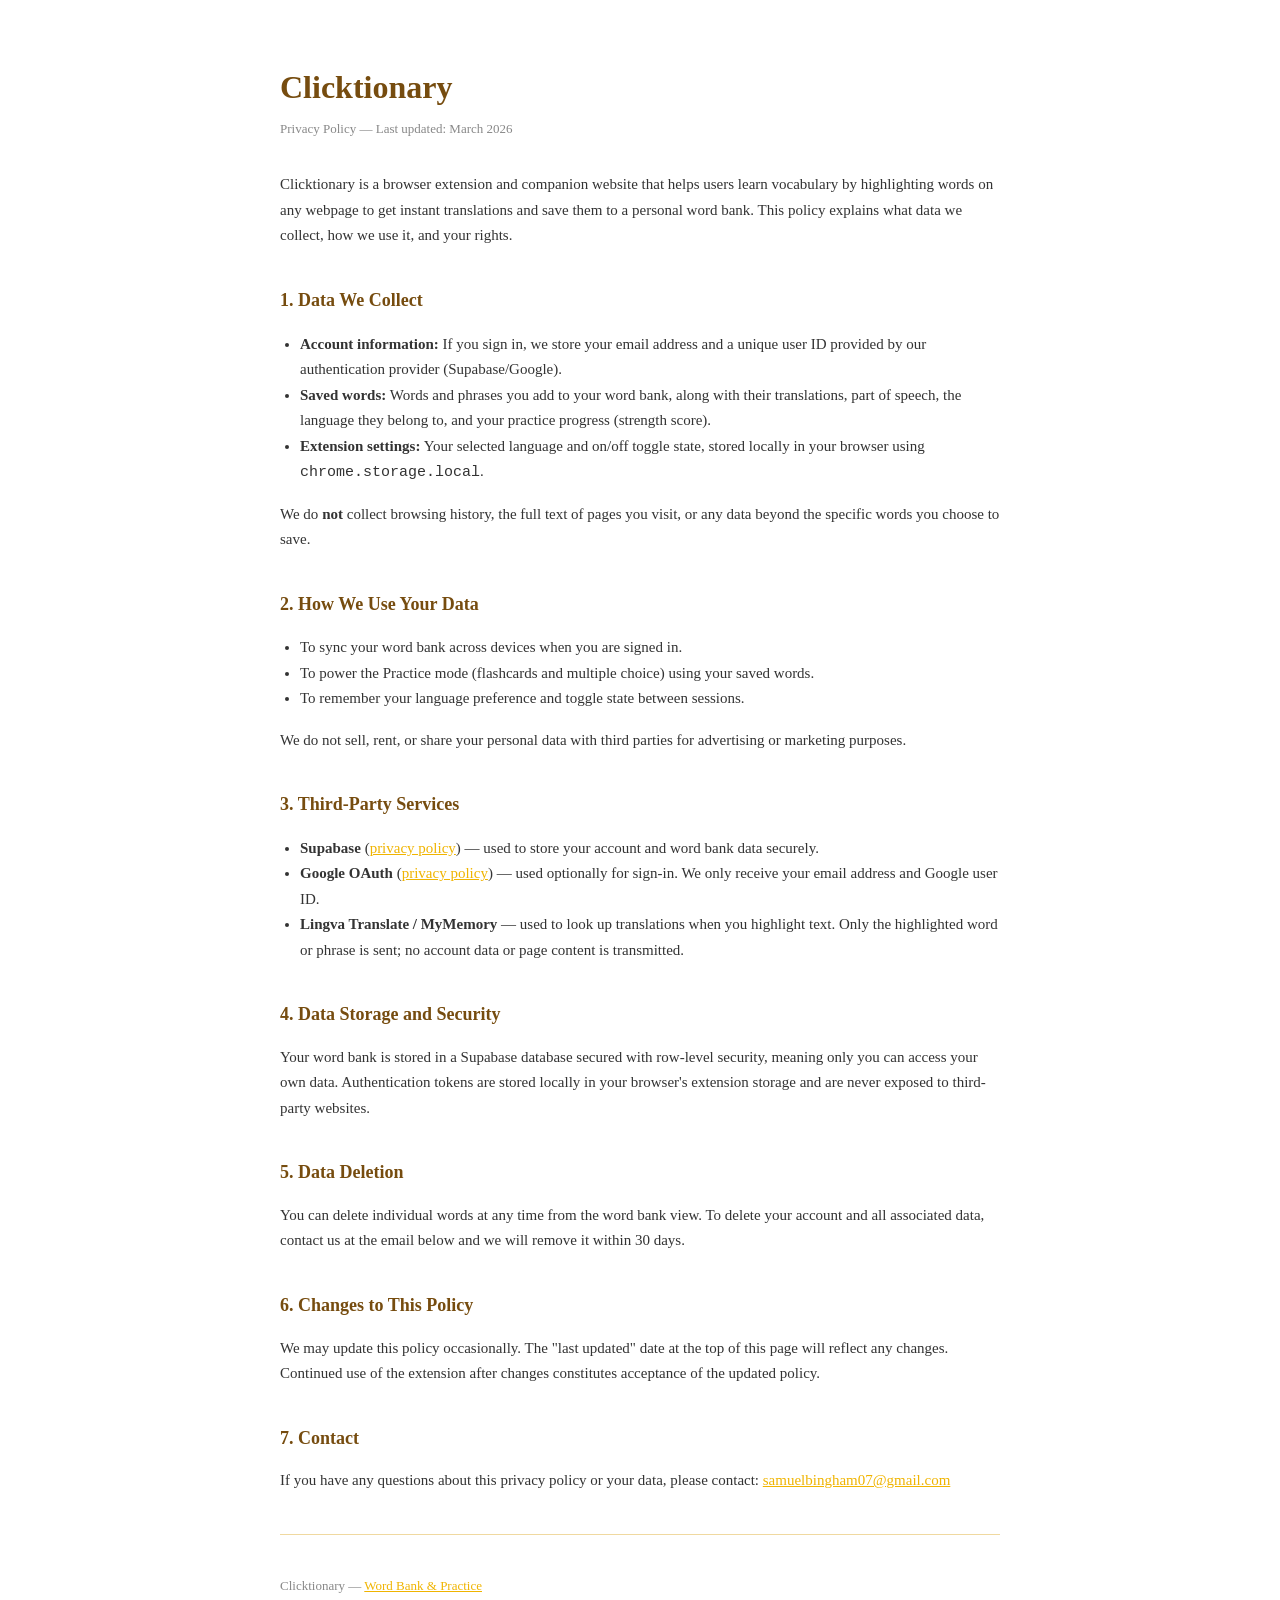
<file: privacy.html>
<!DOCTYPE html>
<html lang="en">
<head>
  <meta charset="UTF-8">
  <meta name="viewport" content="width=device-width, initial-scale=1.0">
  <title>Clicktionary — Privacy Policy</title>
  <link rel="icon" type="image/png" href="logo.png" />
  <style>
    body {
      max-width: 720px;
      margin: 60px auto;
      padding: 0 24px 80px;
      font-family: Georgia, 'Times New Roman', serif;
      color: #222;
      background: #ffffff;
      line-height: 1.7;
    }
    h1 { font-size: 32px; color: #764c0f; margin-bottom: 4px; }
    h2 { font-size: 18px; color: #764c0f; margin-top: 36px; margin-bottom: 8px; }
    p, li { font-size: 15px; color: #333; }
    ul { padding-left: 20px; }
    a { color: #f0b400; }
    .updated { font-size: 13px; color: #888; margin-bottom: 32px; }
    hr { border: none; border-top: 1px solid #f0d9a0; margin: 40px 0; }
  </style>
</head>
<body>
  <h1>Clicktionary</h1>
  <div class="updated">Privacy Policy &mdash; Last updated: March 2026</div>

  <p>Clicktionary is a browser extension and companion website that helps users learn vocabulary by highlighting words on any webpage to get instant translations and save them to a personal word bank. This policy explains what data we collect, how we use it, and your rights.</p>

  <h2>1. Data We Collect</h2>
  <ul>
    <li><strong>Account information:</strong> If you sign in, we store your email address and a unique user ID provided by our authentication provider (Supabase/Google).</li>
    <li><strong>Saved words:</strong> Words and phrases you add to your word bank, along with their translations, part of speech, the language they belong to, and your practice progress (strength score).</li>
    <li><strong>Extension settings:</strong> Your selected language and on/off toggle state, stored locally in your browser using <code>chrome.storage.local</code>.</li>
  </ul>
  <p>We do <strong>not</strong> collect browsing history, the full text of pages you visit, or any data beyond the specific words you choose to save.</p>

  <h2>2. How We Use Your Data</h2>
  <ul>
    <li>To sync your word bank across devices when you are signed in.</li>
    <li>To power the Practice mode (flashcards and multiple choice) using your saved words.</li>
    <li>To remember your language preference and toggle state between sessions.</li>
  </ul>
  <p>We do not sell, rent, or share your personal data with third parties for advertising or marketing purposes.</p>

  <h2>3. Third-Party Services</h2>
  <ul>
    <li><strong>Supabase</strong> (<a href="https://supabase.com/privacy" target="_blank">privacy policy</a>) — used to store your account and word bank data securely.</li>
    <li><strong>Google OAuth</strong> (<a href="https://policies.google.com/privacy" target="_blank">privacy policy</a>) — used optionally for sign-in. We only receive your email address and Google user ID.</li>
    <li><strong>Lingva Translate / MyMemory</strong> — used to look up translations when you highlight text. Only the highlighted word or phrase is sent; no account data or page content is transmitted.</li>
  </ul>

  <h2>4. Data Storage and Security</h2>
  <p>Your word bank is stored in a Supabase database secured with row-level security, meaning only you can access your own data. Authentication tokens are stored locally in your browser's extension storage and are never exposed to third-party websites.</p>

  <h2>5. Data Deletion</h2>
  <p>You can delete individual words at any time from the word bank view. To delete your account and all associated data, contact us at the email below and we will remove it within 30 days.</p>

  <h2>6. Changes to This Policy</h2>
  <p>We may update this policy occasionally. The "last updated" date at the top of this page will reflect any changes. Continued use of the extension after changes constitutes acceptance of the updated policy.</p>

  <h2>7. Contact</h2>
  <p>If you have any questions about this privacy policy or your data, please contact: <a href="mailto:samuelbingham07@gmail.com">samuelbingham07@gmail.com</a></p>

  <hr>
  <p style="font-size:13px;color:#888;">Clicktionary &mdash; <a href="./">Word Bank &amp; Practice</a></p>
</body>
</html>
</file>
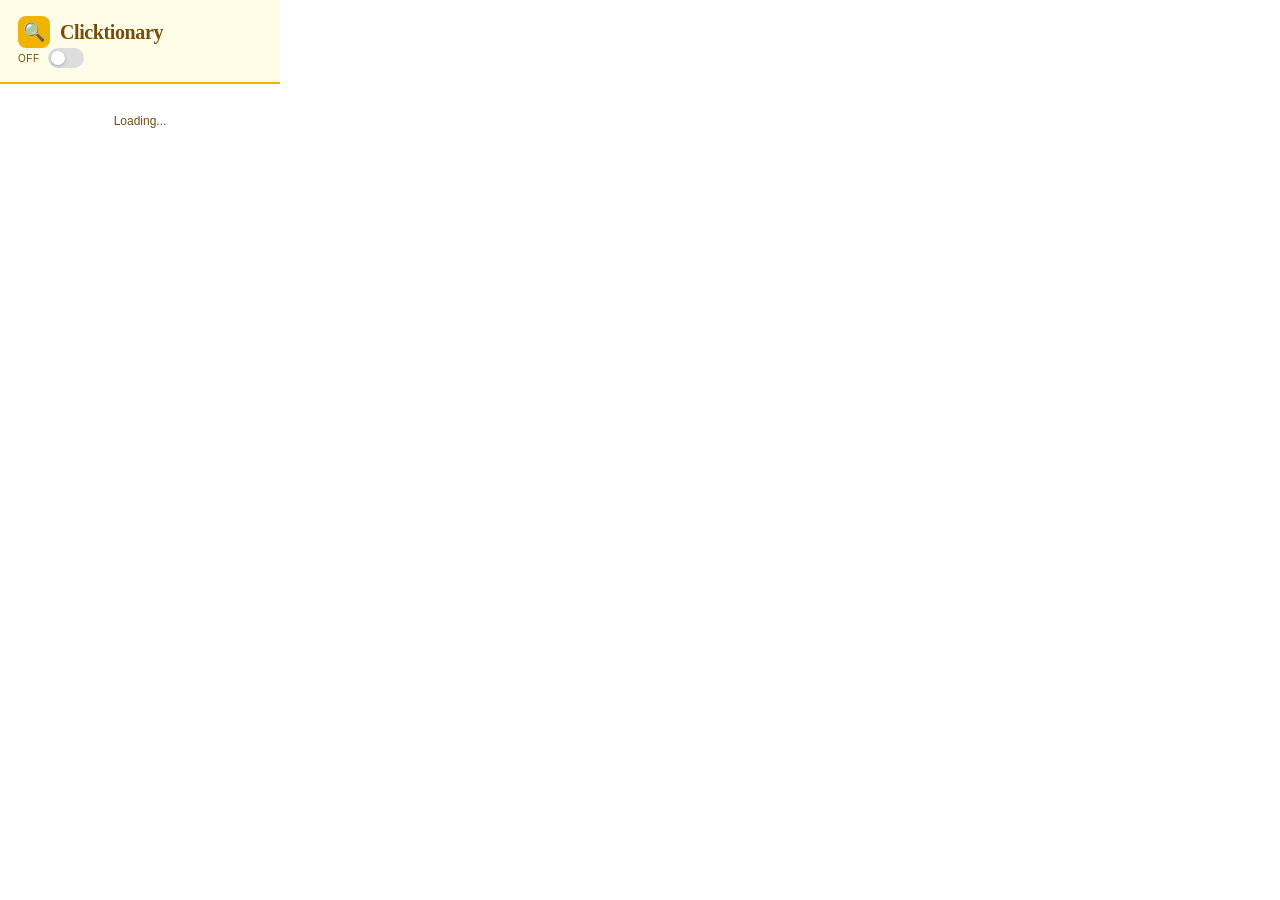
<file: clicktionary2/popup.html>
<!DOCTYPE html>
<html lang="en">
<head>
  <meta charset="UTF-8">
  <meta name="viewport" content="width=device-width, initial-scale=1.0">
  <title>Clicktionary</title>
  <style>
    * { margin: 0; padding: 0; box-sizing: border-box; }

    body {
      width: 280px;
      background: #ffffff;
      color: #222222;
      font-family: Georgia, 'Times New Roman', serif;
    }

    .header {
      background: #fffde7;
      padding: 16px 18px 14px;
      border-bottom: 2px solid #f0b400;
    }

    .logo {
      display: flex;
      align-items: center;
      gap: 10px;
    }

    .logo-icon {
      width: 32px;
      height: 32px;
      background: #f0b400;
      border-radius: 8px;
      display: flex;
      align-items: center;
      justify-content: center;
      font-size: 18px;
    }

    .logo-text {
      font-size: 20px;
      font-weight: bold;
      color: #764c0f;
      letter-spacing: -0.02em;
    }

    .logo-text span { color: #764c0f; }

    /* ── Enable toggle ── */
    .toggle-wrap {
      display: flex;
      align-items: center;
      gap: 8px;
      margin-left: auto;
    }

    .toggle-label {
      font-size: 10px;
      font-family: Arial, sans-serif;
      color: #764c0f;
      text-transform: uppercase;
      letter-spacing: 0.05em;
      transition: color 0.2s;
    }

    .toggle-label.on { color: #764c0f; font-weight: 700; }

    .toggle-switch {
      position: relative;
      width: 36px;
      height: 20px;
      cursor: pointer;
      flex-shrink: 0;
    }

    .toggle-switch input { display: none; }

    .toggle-track {
      position: absolute;
      inset: 0;
      background: #ddd;
      border-radius: 20px;
      transition: background 0.2s;
    }

    .toggle-switch input:checked + .toggle-track { background: #f0b400; }

    .toggle-thumb {
      position: absolute;
      top: 3px;
      left: 3px;
      width: 14px;
      height: 14px;
      background: #fff;
      border-radius: 50%;
      box-shadow: 0 1px 3px rgba(0,0,0,0.25);
      transition: transform 0.2s;
    }

    .toggle-switch input:checked ~ .toggle-thumb { transform: translateX(16px); }

    /* ── Auth Panel ── */
    #authPanel {
      padding: 20px 18px;
    }

    .auth-title {
      font-size: 14px;
      font-weight: bold;
      color: #000;
      margin-bottom: 4px;
    }

    .auth-sub {
      font-size: 11px;
      color: #764c0f;
      font-family: Arial, sans-serif;
      margin-bottom: 14px;
    }

    .auth-input {
      width: 100%;
      padding: 8px 10px;
      border: 1px solid #e0e0e0;
      border-radius: 6px;
      font-family: Arial, sans-serif;
      font-size: 12px;
      color: #222;
      margin-bottom: 8px;
      outline: none;
      transition: border-color 0.15s;
    }

    .auth-input:focus { border-color: #f0b400; }

    .auth-btn {
      width: 100%;
      background: #f0b400;
      color: #764c0f;
      border: none;
      border-radius: 6px;
      padding: 9px;
      font-size: 13px;
      font-family: Arial, sans-serif;
      font-weight: 600;
      cursor: pointer;
      transition: background 0.15s;
      margin-bottom: 6px;
    }

    .auth-btn:hover { background: #d4a000; }

    .auth-btn.secondary {
      background: none;
      border: 1px solid #e0e0e0;
      color: #764c0f;
    }

    .auth-btn.secondary:hover { background: #fffde7; }

    .auth-error {
      font-size: 11px;
      color: #e53935;
      font-family: Arial, sans-serif;
      margin-bottom: 8px;
      display: none;
    }

    .auth-success {
      font-size: 11px;
      color: #4caf50;
      font-family: Arial, sans-serif;
      margin-bottom: 8px;
      display: none;
    }

    .auth-toggle {
      text-align: center;
      font-size: 11px;
      color: #764c0f;
      font-family: Arial, sans-serif;
      margin-top: 4px;
    }

    .auth-toggle a {
      color: #764c0f;
      cursor: pointer;
      text-decoration: underline;
    }

    .google-btn {
      width: 100%;
      display: flex;
      align-items: center;
      justify-content: center;
      gap: 8px;
      background: #fff;
      border: 1px solid #dadce0;
      border-radius: 6px;
      padding: 9px;
      font-size: 13px;
      font-family: Arial, sans-serif;
      font-weight: 600;
      color: #3c4043;
      cursor: pointer;
      transition: background 0.15s, box-shadow 0.15s;
      margin-bottom: 12px;
    }

    .google-btn:hover { background: #f8f9fa; box-shadow: 0 1px 4px rgba(0,0,0,0.12); }
    .google-btn:disabled { opacity: 0.6; cursor: default; }

    .auth-divider {
      display: flex;
      align-items: center;
      gap: 8px;
      margin-bottom: 12px;
    }

    .auth-divider-line { flex: 1; height: 1px; background: #e0e0e0; }
    .auth-divider-text { font-size: 11px; color: #bbb; font-family: Arial, sans-serif; }

    /* ── Main Panel ── */
    #mainPanel { display: none; }

    .user-bar {
      display: flex;
      justify-content: space-between;
      align-items: center;
      padding: 8px 18px;
      background: #fffde7;
      border-bottom: 1px solid #f0d9a0;
    }

    .user-email {
      font-size: 10px;
      color: #764c0f;
      font-family: Arial, sans-serif;
      overflow: hidden;
      text-overflow: ellipsis;
      white-space: nowrap;
      max-width: 180px;
    }

    .signout-btn {
      font-size: 10px;
      color: #764c0f;
      font-family: Arial, sans-serif;
      background: none;
      border: none;
      cursor: pointer;
      text-decoration: underline;
      flex-shrink: 0;
    }

    .stats {
      padding: 14px 18px;
      display: flex;
      gap: 12px;
    }

    .stat {
      flex: 1;
      background: #fffde7;
      border-radius: 8px;
      padding: 10px;
      text-align: center;
      border: 1px solid #f0b400;
    }

    .stat-number {
      font-size: 22px;
      font-weight: bold;
      color: #764c0f;
    }

    .stat-label {
      font-size: 10px;
      color: #764c0f;
      font-family: Arial, sans-serif;
      text-transform: uppercase;
      letter-spacing: 0.06em;
      margin-top: 2px;
    }

    .recent {
      padding: 0 18px 14px;
    }

    .section-title {
      font-size: 10px;
      text-transform: uppercase;
      letter-spacing: 0.1em;
      color: #764c0f;
      font-family: Arial, sans-serif;
      margin-bottom: 8px;
    }

    .word-list {
      display: flex;
      flex-direction: column;
      gap: 6px;
    }

    .word-item {
      display: flex;
      justify-content: space-between;
      align-items: center;
      background: #fffde7;
      border-radius: 6px;
      padding: 7px 10px;
      border-left: 2px solid #f0b400;
    }

    .word-es {
      font-size: 13px;
      color: #222;
      font-weight: bold;
    }

    .word-en {
      font-size: 11px;
      color: #764c0f;
      font-family: Arial, sans-serif;
      max-width: 140px;
      overflow: hidden;
      text-overflow: ellipsis;
      white-space: nowrap;
      text-align: right;
    }

    .empty-state {
      text-align: center;
      padding: 12px;
      color: #764c0f;
      font-size: 12px;
      font-family: Arial, sans-serif;
      font-style: italic;
    }

    .footer {
      padding: 12px 18px;
      border-top: 1px solid #f0d9a0;
    }

    .open-btn {
      width: 100%;
      background: #f0b400;
      color: #764c0f;
      border: none;
      border-radius: 8px;
      padding: 10px;
      font-size: 13px;
      font-family: Arial, sans-serif;
      font-weight: 600;
      cursor: pointer;
      transition: background 0.15s;
    }

    .open-btn:hover { background: #d4a000; }

    .tip {
      margin-top: 8px;
      font-size: 10px;
      color: #764c0f;
      font-family: Arial, sans-serif;
      text-align: center;
    }

    .loading {
      text-align: center;
      padding: 30px;
      color: #764c0f;
      font-family: Arial, sans-serif;
      font-size: 12px;
    }

    .lang-section {
      padding: 0;
      border-top: 1px solid #f0d9a0;
    }

    .lang-bar {
      display: flex;
      justify-content: space-between;
      align-items: center;
      padding: 8px 18px;
    }

    .lang-current {
      display: flex;
      align-items: center;
      gap: 6px;
      font-family: Arial, sans-serif;
      font-size: 12px;
      color: #764c0f;
    }

    .lang-current .flag { font-size: 15px; }
    .lang-current .name { font-weight: 600; color: #333; }

    .lang-change-btn {
      font-size: 11px;
      color: #764c0f;
      font-family: Arial, sans-serif;
      background: none;
      border: 1px solid #d4a000;
      border-radius: 4px;
      padding: 3px 8px;
      cursor: pointer;
      transition: all 0.15s;
    }

    .lang-change-btn:hover { background: #fffde7; }

    .lang-picker {
      padding: 8px 18px 12px;
      border-top: 1px solid #f0d9a0;
      background: #fffde7;
    }

    .custom-lang-list {
      display: flex;
      flex-direction: column;
      gap: 4px;
      margin-top: 6px;
    }

    .custom-lang-item {
      display: flex;
      align-items: center;
      gap: 8px;
      padding: 6px 10px;
      border-radius: 6px;
      border: 1.5px solid transparent;
      background: #fffde7;
      cursor: pointer;
      font-size: 12px;
      font-family: Arial, sans-serif;
      transition: all 0.15s;
    }

    .custom-lang-item:hover { background: #fffde7; border-color: #f0b400; }
    .custom-lang-item.active { background: #fffde7; border-color: #f0b400; color: #764c0f; }

    .new-wordbank-btn {
      width: 100%;
      margin-top: 8px;
      background: none;
      border: 1px dashed #ccc;
      border-radius: 6px;
      padding: 6px;
      font-size: 11px;
      font-family: Arial, sans-serif;
      color: #764c0f;
      cursor: pointer;
      transition: all 0.15s;
    }

    .new-wordbank-btn:hover { border-color: #764c0f; color: #764c0f; background: #fffde7; }

    .new-wordbank-form {
      margin-top: 8px;
      display: flex;
      gap: 6px;
    }

    .new-wordbank-form .auth-input { margin-bottom: 0; flex: 1; font-size: 11px; }
    .new-wordbank-form .auth-btn { width: auto; margin-bottom: 0; padding: 8px 12px; font-size: 12px; }

    /* ── Add Word Section ── */
    .add-word-section {
      padding: 0 18px 12px;
      border-bottom: 1px solid #f0d9a0;
    }

    .add-word-toggle {
      width: 100%;
      background: none;
      border: 1px dashed #ccc;
      border-radius: 6px;
      padding: 7px;
      font-size: 11px;
      font-family: Arial, sans-serif;
      color: #764c0f;
      cursor: pointer;
      transition: all 0.15s;
    }

    .add-word-toggle:hover { border-color: #764c0f; color: #764c0f; background: #fffde7; }

    .add-word-form {
      margin-top: 8px;
    }

    .add-word-row {
      display: flex;
      gap: 4px;
      margin-bottom: 6px;
      align-items: center;
    }

    .add-word-row .auth-input { margin-bottom: 0; flex: 1; font-size: 11px; }

    .translate-btn {
      flex-shrink: 0;
      background: #f0d9a0;
      border: 1px solid #d4a000;
      border-radius: 6px;
      padding: 8px 6px;
      font-size: 10px;
      font-family: Arial, sans-serif;
      font-weight: 700;
      color: #764c0f;
      cursor: pointer;
      white-space: nowrap;
      transition: all 0.15s;
      min-width: 38px;
      text-align: center;
    }

    .translate-btn:hover { background: #f0b400; }
    .translate-btn:disabled { opacity: 0.5; cursor: default; }

    .add-word-msg {
      font-size: 11px;
      font-family: Arial, sans-serif;
      margin-top: 4px;
      text-align: center;
      min-height: 16px;
    }

    .add-word-msg.success { color: #4caf50; }
    .add-word-msg.error { color: #e53935; }

    .lang-label {
      font-size: 10px;
      text-transform: uppercase;
      letter-spacing: 0.1em;
      color: #764c0f;
      font-family: Arial, sans-serif;
      margin-bottom: 8px;
    }

    .lang-grid {
      display: grid;
      grid-template-columns: repeat(5, 1fr);
      gap: 5px;
    }

    .lang-btn {
      display: flex;
      flex-direction: column;
      align-items: center;
      gap: 2px;
      padding: 6px 2px;
      border-radius: 6px;
      border: 1.5px solid transparent;
      background: #fffde7;
      cursor: pointer;
      transition: all 0.15s;
      font-family: Arial, sans-serif;
    }

    .lang-btn .flag { font-size: 16px; }
    .lang-btn .code { font-size: 9px; color: #888; font-weight: 600; letter-spacing: 0.05em; }

    .lang-btn:hover { background: #fffde7; border-color: #f0b400; }
    .lang-btn.active { background: #fffde7; border-color: #f0b400; }
    .lang-btn.active .code { color: #764c0f; }
  </style>
</head>
<body>
  <div class="header">
    <div class="logo">
      <div class="logo-icon">🔍</div>
      <div>
        <div class="logo-text">Click<span>tionary</span></div>
      </div>
    </div>
    <div class="toggle-wrap">
      <span class="toggle-label" id="toggleLabel">Off</span>
      <label class="toggle-switch">
        <input type="checkbox" id="enableToggle" />
        <div class="toggle-track"></div>
        <div class="toggle-thumb"></div>
      </label>
    </div>
  </div>

  <!-- Loading state -->
  <div id="loadingPanel" class="loading">Loading...</div>

  <!-- Auth Panel (signed out) -->
  <div id="authPanel" style="display:none">
    <div style="display:flex;border-bottom:2px solid #f0d9a0;margin-bottom:14px">
      <button id="tabSignIn" style="flex:1;padding:10px;border:none;background:none;font-family:Arial,sans-serif;font-size:13px;font-weight:600;color:#f0b400;cursor:pointer;border-bottom:2px solid #f0b400;margin-bottom:-2px;transition:all 0.15s">Sign In</button>
      <button id="tabSignUp" style="flex:1;padding:10px;border:none;background:none;font-family:Arial,sans-serif;font-size:13px;font-weight:600;color:#aaa;cursor:pointer;border-bottom:2px solid transparent;margin-bottom:-2px;transition:all 0.15s">Create Account</button>
    </div>
    <div id="authPanelInner" style="padding:0 18px 16px">
      <div style="text-align:center;margin-bottom:10px;font-size:11px;font-family:Arial,sans-serif;color:#764c0f">Enjoying Clicktionary? <a href="https://chromewebstore.google.com/detail/odkjbifcbclfgecknhppbimkpgmoooff/reviews" target="_blank" style="color:#f0b400;font-weight:600;text-decoration:none">⭐ Leave a review</a></div>
      <div class="auth-error" id="authError"></div>
      <div class="auth-success" id="authSuccess"></div>
      <button class="google-btn" id="googleSignInBtn">
        <svg width="16" height="16" viewBox="0 0 48 48">
          <path fill="#EA4335" d="M24 9.5c3.54 0 6.71 1.22 9.21 3.6l6.85-6.85C35.9 2.38 30.47 0 24 0 14.62 0 6.51 5.38 2.56 13.22l7.98 6.19C12.43 13.72 17.74 9.5 24 9.5z"/>
          <path fill="#4285F4" d="M46.98 24.55c0-1.57-.15-3.09-.38-4.55H24v9.02h12.94c-.58 2.96-2.26 5.48-4.78 7.18l7.73 6c4.51-4.18 7.09-10.36 7.09-17.65z"/>
          <path fill="#FBBC05" d="M10.53 28.59c-.48-1.45-.76-2.99-.76-4.59s.27-3.14.76-4.59l-7.98-6.19C.92 16.46 0 20.12 0 24c0 3.88.92 7.54 2.56 10.78l7.97-6.19z"/>
          <path fill="#34A853" d="M24 48c6.48 0 11.93-2.13 15.89-5.81l-7.73-6c-2.18 1.48-4.97 2.31-8.16 2.31-6.26 0-11.57-4.22-13.47-9.91l-7.98 6.19C6.51 42.62 14.62 48 24 48z"/>
        </svg>
        Continue with Google
      </button>
      <div class="auth-divider">
        <div class="auth-divider-line"></div>
        <span class="auth-divider-text">or</span>
        <div class="auth-divider-line"></div>
      </div>
      <input class="auth-input" id="emailInput" type="email" placeholder="Email" />
      <input class="auth-input" id="passwordInput" type="password" placeholder="Password" />
      <button class="auth-btn" id="authSubmit">Sign In</button>
    </div>
  </div>

  <!-- Main Panel (signed in) -->
  <div id="mainPanel">
    <div class="user-bar">
      <span class="user-email" id="userEmail"></span>
      <button class="signout-btn" id="signOutBtn">Sign out</button>
    </div>

    <div class="stats">
      <div class="stat">
        <div class="stat-number" id="totalWords">0</div>
        <div class="stat-label">Words Saved</div>
      </div>
      <div class="stat">
        <div class="stat-number" id="masteredWords">0</div>
        <div class="stat-label">Mastered</div>
      </div>
    </div>

    <div id="langBreakdown" style="display:none;padding:0 18px 8px;flex-wrap:wrap;gap:4px"></div>

    <div class="recent">
      <div class="section-title">Recently Added</div>
      <div class="word-list" id="wordList">
        <div class="empty-state">No words yet — highlight some Spanish text!</div>
      </div>
    </div>

    <div class="add-word-section">
      <button class="add-word-toggle" id="addWordToggle">＋ Add word manually</button>
      <div class="add-word-form" id="addWordForm" style="display:none">
        <div class="add-word-row">
          <input class="auth-input" id="addWordTarget" placeholder="Word in target language…" />
          <button class="translate-btn" id="translateToEn" title="Translate to English">→ EN</button>
        </div>
        <div class="add-word-row">
          <input class="auth-input" id="addWordEnglish" placeholder="English translation…" />
          <button class="translate-btn" id="translateFromEn" title="Translate to target language">→</button>
        </div>
        <button class="auth-btn" id="addWordSave">Add to Wordbank</button>
        <div class="add-word-msg" id="addWordMsg"></div>
      </div>
    </div>

    <div class="lang-section">
      <div class="lang-bar">
        <div class="lang-current">
          <span class="flag" id="langFlag">🌐</span>
          <span class="name" id="langName">Loading…</span>
        </div>
        <button class="lang-change-btn" id="langChangeBtn">Change ▾</button>
      </div>
      <div class="lang-picker" id="langPicker" style="display:none">
        <div class="lang-label">Built-in languages</div>
        <div class="lang-grid" id="langGrid"></div>
        <div class="custom-lang-list" id="customLangList"></div>
        <button class="new-wordbank-btn" id="newWordBankBtn">＋ New custom wordbank</button>
        <div class="new-wordbank-form" id="newWordBankForm" style="display:none">
          <input class="auth-input" id="newWordBankInput" placeholder='Name, e.g. "Travel Italian"' />
          <button class="auth-btn" id="newWordBankSave">Create</button>
        </div>
      </div>
    </div>

    <div class="footer">
      <button class="open-btn" id="openWordBank">Open Word Bank & Practice →</button>
      <div class="tip" id="saveTip">Highlight text on any webpage to save words</div>
      <div class="tip" style="margin-top:6px">Enjoying Clicktionary? <a href="https://chromewebstore.google.com/detail/odkjbifcbclfgecknhppbimkpgmoooff/reviews" target="_blank" style="color:#f0b400;text-decoration:none;font-weight:600">⭐ Leave a review</a></div>
    </div>
  </div>

  <script src="popup.js"></script>
</body>
</html>
</file>
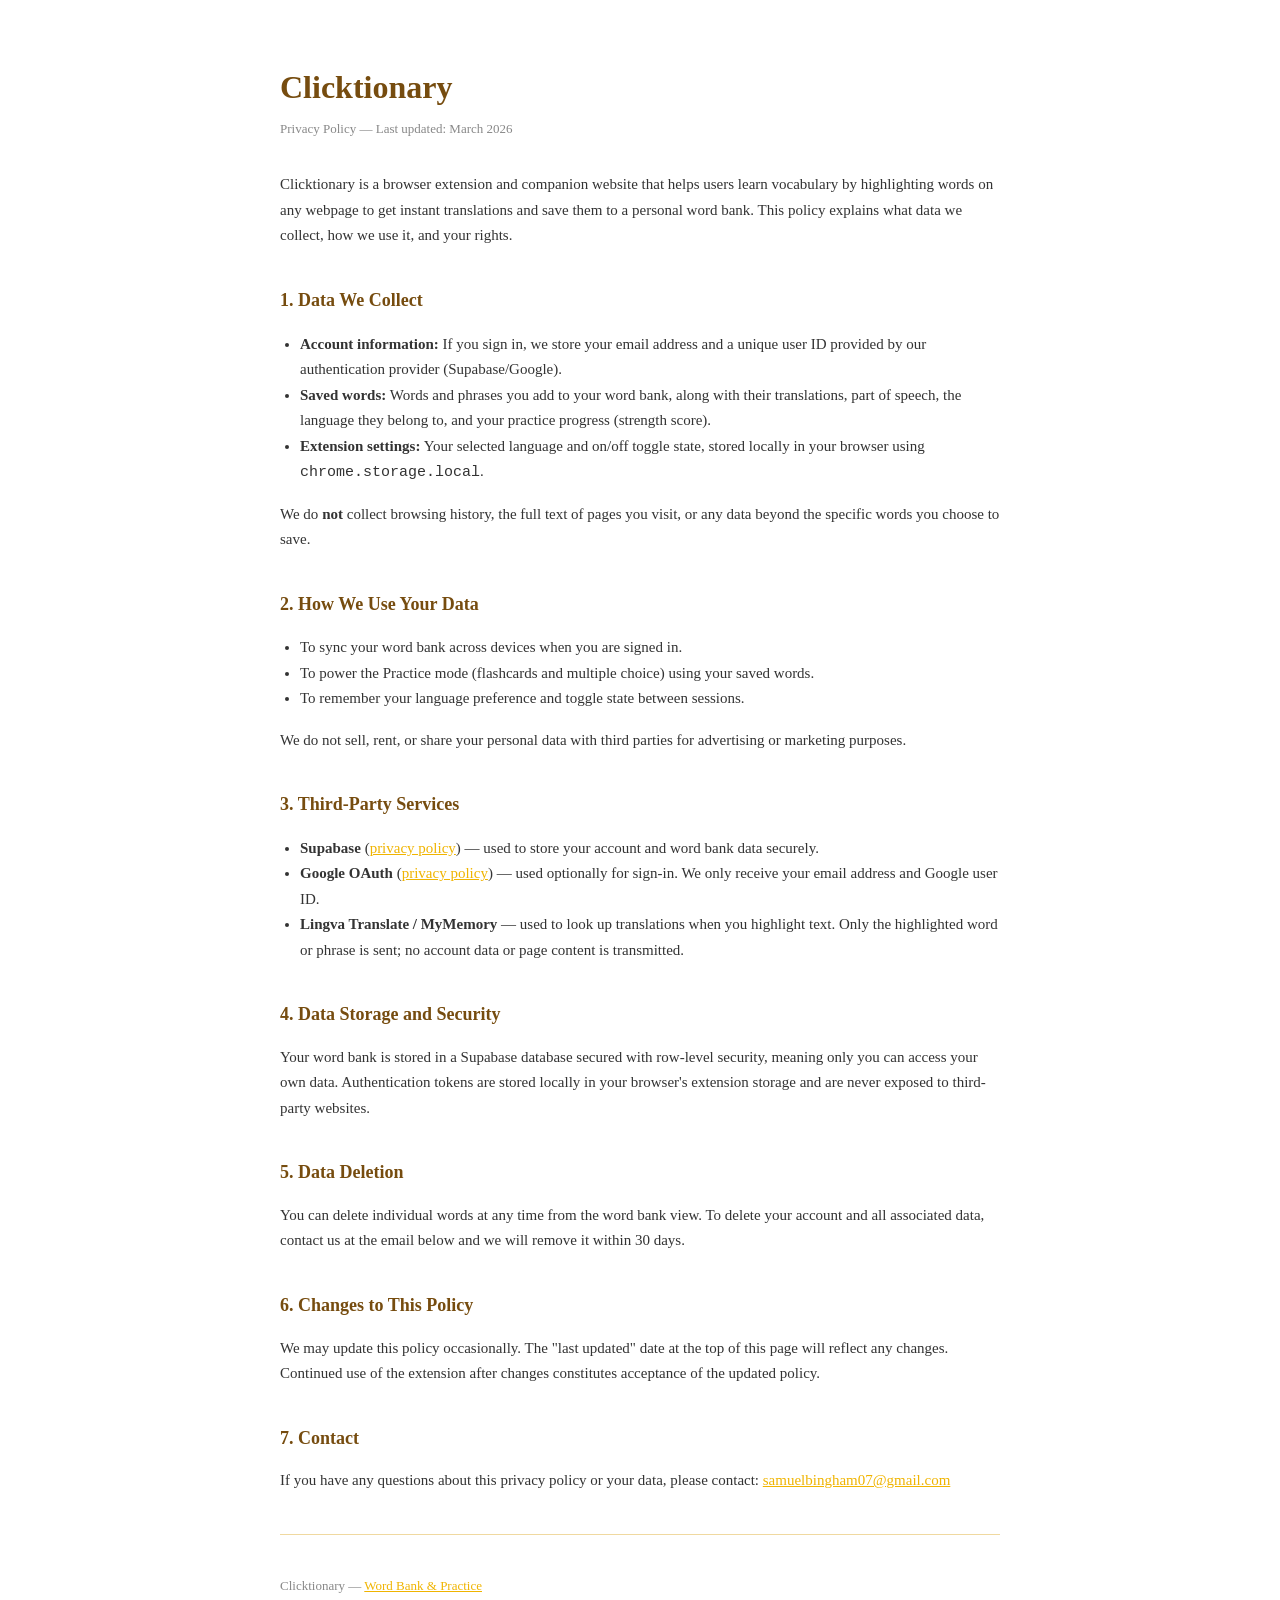
<file: clicktionary2/privacy.html>
<!DOCTYPE html>
<html lang="en">
<head>
  <meta charset="UTF-8">
  <meta name="viewport" content="width=device-width, initial-scale=1.0">
  <title>Clicktionary — Privacy Policy</title>
  <link rel="icon" type="image/png" href="logo.png" />
  <style>
    body {
      max-width: 720px;
      margin: 60px auto;
      padding: 0 24px 80px;
      font-family: Georgia, 'Times New Roman', serif;
      color: #222;
      background: #ffffff;
      line-height: 1.7;
    }
    h1 { font-size: 32px; color: #764c0f; margin-bottom: 4px; }
    h2 { font-size: 18px; color: #764c0f; margin-top: 36px; margin-bottom: 8px; }
    p, li { font-size: 15px; color: #333; }
    ul { padding-left: 20px; }
    a { color: #f0b400; }
    .updated { font-size: 13px; color: #888; margin-bottom: 32px; }
    hr { border: none; border-top: 1px solid #f0d9a0; margin: 40px 0; }
  </style>
</head>
<body>
  <h1>Clicktionary</h1>
  <div class="updated">Privacy Policy &mdash; Last updated: March 2026</div>

  <p>Clicktionary is a browser extension and companion website that helps users learn vocabulary by highlighting words on any webpage to get instant translations and save them to a personal word bank. This policy explains what data we collect, how we use it, and your rights.</p>

  <h2>1. Data We Collect</h2>
  <ul>
    <li><strong>Account information:</strong> If you sign in, we store your email address and a unique user ID provided by our authentication provider (Supabase/Google).</li>
    <li><strong>Saved words:</strong> Words and phrases you add to your word bank, along with their translations, part of speech, the language they belong to, and your practice progress (strength score).</li>
    <li><strong>Extension settings:</strong> Your selected language and on/off toggle state, stored locally in your browser using <code>chrome.storage.local</code>.</li>
  </ul>
  <p>We do <strong>not</strong> collect browsing history, the full text of pages you visit, or any data beyond the specific words you choose to save.</p>

  <h2>2. How We Use Your Data</h2>
  <ul>
    <li>To sync your word bank across devices when you are signed in.</li>
    <li>To power the Practice mode (flashcards and multiple choice) using your saved words.</li>
    <li>To remember your language preference and toggle state between sessions.</li>
  </ul>
  <p>We do not sell, rent, or share your personal data with third parties for advertising or marketing purposes.</p>

  <h2>3. Third-Party Services</h2>
  <ul>
    <li><strong>Supabase</strong> (<a href="https://supabase.com/privacy" target="_blank">privacy policy</a>) — used to store your account and word bank data securely.</li>
    <li><strong>Google OAuth</strong> (<a href="https://policies.google.com/privacy" target="_blank">privacy policy</a>) — used optionally for sign-in. We only receive your email address and Google user ID.</li>
    <li><strong>Lingva Translate / MyMemory</strong> — used to look up translations when you highlight text. Only the highlighted word or phrase is sent; no account data or page content is transmitted.</li>
  </ul>

  <h2>4. Data Storage and Security</h2>
  <p>Your word bank is stored in a Supabase database secured with row-level security, meaning only you can access your own data. Authentication tokens are stored locally in your browser's extension storage and are never exposed to third-party websites.</p>

  <h2>5. Data Deletion</h2>
  <p>You can delete individual words at any time from the word bank view. To delete your account and all associated data, contact us at the email below and we will remove it within 30 days.</p>

  <h2>6. Changes to This Policy</h2>
  <p>We may update this policy occasionally. The "last updated" date at the top of this page will reflect any changes. Continued use of the extension after changes constitutes acceptance of the updated policy.</p>

  <h2>7. Contact</h2>
  <p>If you have any questions about this privacy policy or your data, please contact: <a href="mailto:samuelbingham07@gmail.com">samuelbingham07@gmail.com</a></p>

  <hr>
  <p style="font-size:13px;color:#888;">Clicktionary &mdash; <a href="/">Word Bank &amp; Practice</a></p>
</body>
</html>
</file>
